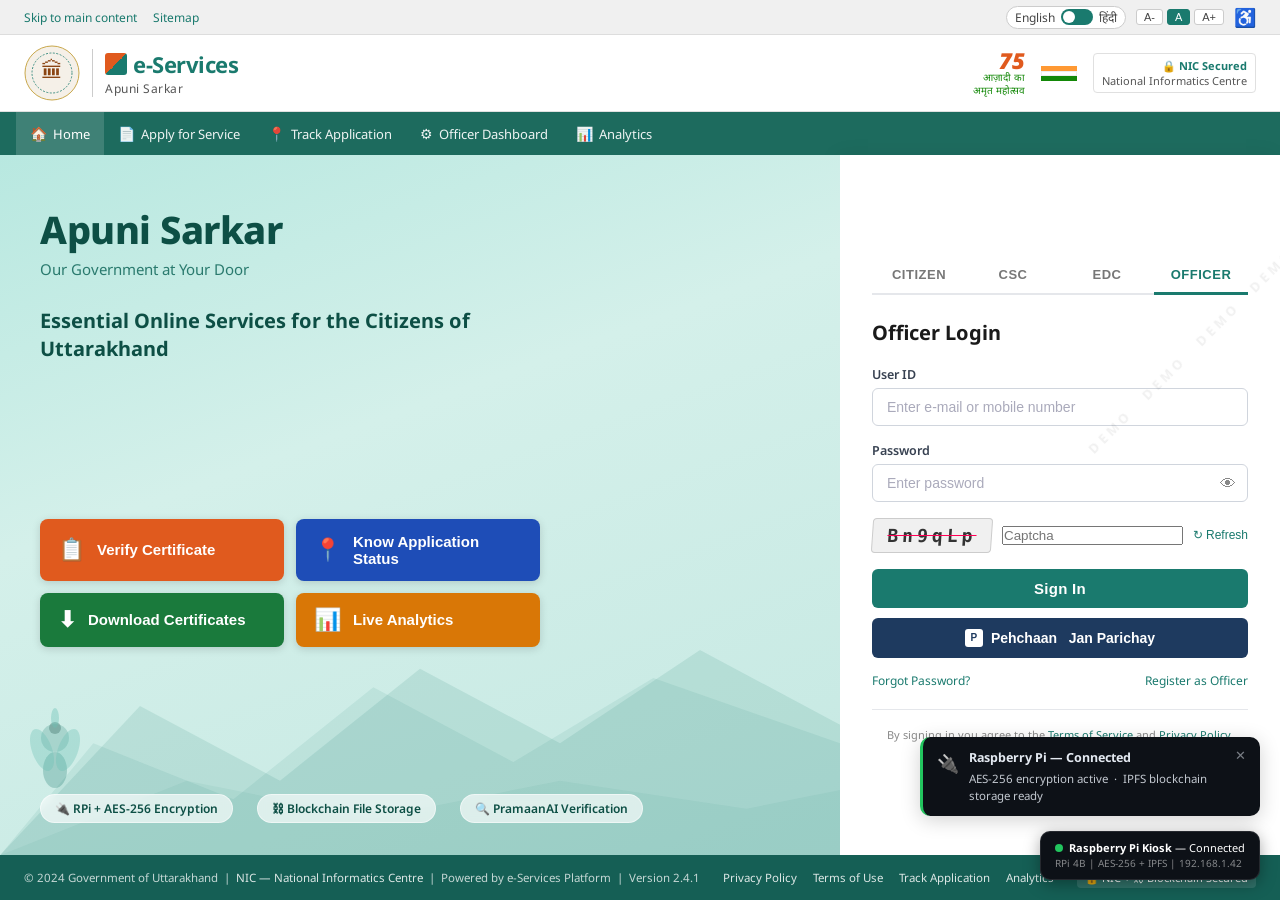
<file: index.html>
<!DOCTYPE html>
<html lang="en">
<head>
<meta charset="UTF-8"><meta name="viewport" content="width=device-width,initial-scale=1">
<title>e-Services | Apuni Sarkar — Government of Uttarakhand</title>
<link rel="preconnect" href="https://fonts.googleapis.com">
<link href="https://fonts.googleapis.com/css2?family=Noto+Sans:wght@400;600;700;800&display=swap" rel="stylesheet">
<link rel="stylesheet" href="css/main.css">
<link rel="stylesheet" href="css/login.css">
<link rel="stylesheet" href="css/toasts.css">
</head>
<body>

<div class="access-bar">
  <div><a href="#">Skip to main content</a><a href="#">Sitemap</a></div>
  <div class="access-right">
    <div class="lang-toggle"><span>English</span><div class="toggle-switch"></div><span>हिंदी</span></div>
    <div class="font-btns"><button>A-</button><button class="active">A</button><button>A+</button></div>
    <span class="access-icon" title="Accessibility options">♿</span>
  </div>
</div>

<header class="site-header">
  <div class="logo-group">
    <svg class="ashoka-emblem" viewBox="0 0 56 56" fill="none">
      <circle cx="28" cy="28" r="27" fill="#f5f0e8" stroke="#c9a84c" stroke-width="1"/>
      <circle cx="28" cy="28" r="20" fill="none" stroke="#1a7a6e" stroke-width="0.8" stroke-dasharray="2 1.5"/>
      <text x="28" y="33" font-size="22" text-anchor="middle" fill="#8b4513">🏛</text>
    </svg>
    <div class="logo-divider"></div>
    <div class="eservices-logo">
      <div class="brand-top"><div class="diamond"></div><span class="e-text">e-Services</span></div>
      <span class="sub-text">Apuni Sarkar</span>
    </div>
  </div>
  <div class="header-right">
    <div class="amrit-badge">
      <div class="badge-num" style="color:#e05a1e;font-style:italic;font-size:22px;">75</div>
      <div class="badge-text" style="color:#138808;font-size:10px;">आज़ादी का<br>अमृत महोत्सव</div>
    </div>
    <div class="tricolor-flag">
      <span style="height:5px;background:#FF9933;display:block;"></span>
      <span style="height:5px;background:#fff;border:1px solid #eee;display:block;"></span>
      <span style="height:5px;background:#138808;display:block;"></span>
    </div>
    <div style="font-size:11px;color:#555;text-align:right;padding:4px 8px;border:1px solid #e0e0e0;border-radius:4px;">
      <div style="font-weight:700;color:#1a7a6e;">🔒 NIC Secured</div>
      <div>National Informatics Centre</div>
    </div>
  </div>
</header>

<nav class="main-nav">
  <ul>
    <li><a href="index.html" class="active"><span class="nav-icon">🏠</span> Home</a></li>
    <li><a href="citizen.html"><span class="nav-icon">📄</span> Apply for Service</a></li>
    <li><a href="tracking.html"><span class="nav-icon">📍</span> Track Application</a></li>
    <li><a href="officer.html"><span class="nav-icon">⚙</span> Officer Dashboard</a></li>
    <li><a href="analytics.html"><span class="nav-icon">📊</span> Analytics</a></li>
  </ul>
</nav>

<div class="login-body page-body">

  <section class="hero-section">
    <svg class="mountains" viewBox="0 0 900 280" preserveAspectRatio="xMidYMax slice">
      <polygon points="0,280 150,120 300,200 450,80 600,160 750,60 900,140 900,280" fill="rgba(26,122,110,0.12)"/>
      <polygon points="0,280 100,160 250,220 400,100 550,180 700,90 900,160 900,280" fill="rgba(26,122,110,0.09)"/>
      <polygon points="0,280 200,200 400,240 600,200 800,230 900,210 900,280" fill="rgba(26,122,110,0.06)"/>
    </svg>
    <div class="peacock-wrap">
      <svg width="70" height="90" viewBox="0 0 70 90">
        <ellipse cx="35" cy="70" rx="12" ry="18" fill="#1a7a6e" opacity="0.5"/>
        <circle cx="35" cy="38" r="14" fill="#1a7a6e" opacity="0.4"/>
        <circle cx="35" cy="28" r="6" fill="#0d4f45" opacity="0.6"/>
        <ellipse cx="22" cy="50" rx="10" ry="22" fill="#1a9e8c" opacity="0.35" transform="rotate(-20 22 50)"/>
        <ellipse cx="48" cy="50" rx="10" ry="22" fill="#1a9e8c" opacity="0.35" transform="rotate(20 48 50)"/>
        <ellipse cx="35" cy="18" rx="4" ry="10" fill="#1a9e8c" opacity="0.4"/>
      </svg>
    </div>
    <div class="hero-content">
      <h1>Apuni Sarkar</h1>
      <p class="tagline">Our Government at Your Door</p>
      <h2>Essential Online Services for the Citizens of Uttarakhand</h2>
    </div>
    <div class="service-grid">
      <button class="svc-btn orange" onclick="location.href='citizen.html'">
        <span class="svc-icon">📋</span><span>Verify Certificate</span>
      </button>
      <button class="svc-btn blue" onclick="location.href='tracking.html'">
        <span class="svc-icon">📍</span><span>Know Application Status</span>
      </button>
      <button class="svc-btn green" onclick="location.href='citizen.html'">
        <span class="svc-icon">⬇</span><span>Download Certificates</span>
      </button>
      <button class="svc-btn amber" onclick="location.href='analytics.html'">
        <span class="svc-icon">📊</span><span>Live Analytics</span>
      </button>
    </div>
    <div class="stats-row" style="margin-top:24px;">
      <span class="stat-pill">🔌 RPi + AES-256 Encryption</span>
      <span class="stat-pill">⛓ Blockchain File Storage</span>
      <span class="stat-pill">🔍 PramaanAI Verification</span>
    </div>
  </section>

  <section class="login-section">
    <div class="login-tabs">
      <button class="tab-btn" data-tab="citizen">CITIZEN</button>
      <button class="tab-btn" data-tab="csc">CSC</button>
      <button class="tab-btn" data-tab="edc">EDC</button>
      <button class="tab-btn active" data-tab="officer">OFFICER</button>
    </div>

    <div class="login-panel active" id="panel-officer">
      <h3>Officer Login</h3>
      <div class="form-group">
        <label>User ID</label>
        <input type="text" placeholder="Enter e-mail or mobile number">
      </div>
      <div class="form-group">
        <label>Password</label>
        <div class="pw-wrap">
          <input type="password" placeholder="Enter password">
          <span class="pw-eye">👁</span>
        </div>
      </div>
      <div class="captcha-row">
        <div class="captcha-img">kpa4sg</div>
        <input type="text" placeholder="Captcha">
        <button class="refresh-btn">↻ Refresh</button>
      </div>
      <button class="btn-signin">Sign In</button>
      <button class="btn-parichay">
        <span class="p-logo">P</span>Pehchaan &nbsp; Jan Parichay
      </button>
      <div class="login-links">
        <a href="#">Forgot Password?</a><a href="#">Register as Officer</a>
      </div>
    </div>

    <div class="login-panel" id="panel-citizen">
      <h3>Citizen Login</h3>
      <div class="form-group">
        <label>Mobile Number / Aadhaar</label>
        <input type="text" placeholder="Enter mobile number">
      </div>
      <div class="form-group">
        <label>Password / OTP</label>
        <div class="pw-wrap">
          <input type="password" placeholder="Enter password or OTP">
          <span class="pw-eye">👁</span>
        </div>
      </div>
      <div class="captcha-row">
        <div class="captcha-img">Xm7wR2</div>
        <input type="text" placeholder="Captcha">
        <button class="refresh-btn">↻ Refresh</button>
      </div>
      <button class="btn-signin" onclick="location.href='citizen.html'">Sign In</button>
      <button class="btn-parichay"><span class="p-logo">P</span> Pehchaan &nbsp; Jan Parichay</button>
      <div class="login-links">
        <a href="citizen.html">New Application →</a><a href="#">Register</a>
      </div>
    </div>

    <div class="login-panel" id="panel-csc">
      <h3>CSC Login</h3>
      <p style="font-size:13px;color:#666;margin-bottom:16px;">Common Service Centre operators login here to submit applications on behalf of citizens.</p>
      <div class="form-group"><label>CSC ID</label><input type="text" placeholder="Enter your CSC operator ID"></div>
      <div class="form-group"><label>Password</label><div class="pw-wrap"><input type="password" placeholder="Enter password"><span class="pw-eye">👁</span></div></div>
      <button class="btn-signin">Sign In</button>
    </div>

    <div class="login-panel" id="panel-edc">
      <h3>EDC Login</h3>
      <p style="font-size:13px;color:#666;margin-bottom:16px;">E-District Centre operator login for district-level service delivery.</p>
      <div class="form-group"><label>EDC User ID</label><input type="text" placeholder="Enter EDC user ID"></div>
      <div class="form-group"><label>Password</label><div class="pw-wrap"><input type="password" placeholder="Enter password"><span class="pw-eye">👁</span></div></div>
      <button class="btn-signin">Sign In</button>
    </div>

    <div style="margin-top:20px;padding-top:16px;border-top:1px solid #e5e7eb;font-size:11px;color:#888;text-align:center;line-height:1.6;">
      By signing in you agree to the
      <a href="#" style="color:var(--teal);">Terms of Service</a> and
      <a href="#" style="color:var(--teal);">Privacy Policy</a>.<br>
      For assistance: <strong>1800-XXX-XXXX</strong> (Toll-free, 9AM–6PM)
    </div>
  </section>
</div>

<footer class="site-footer">
  <div>© 2024 Government of Uttarakhand &nbsp;|&nbsp; <a href="#">NIC — National Informatics Centre</a> &nbsp;|&nbsp; Powered by e-Services Platform &nbsp;|&nbsp; Version 2.4.1</div>
  <div class="footer-links">
    <a href="#">Privacy Policy</a><a href="#">Terms of Use</a>
    <a href="tracking.html">Track Application</a><a href="analytics.html">Analytics</a>
  </div>
  <div class="nic-badge">🔒 NIC + ⛓ Blockchain Secured</div>
</footer>

<div class="pi-badge">
  <span class="pi-dot"></span><strong>Raspberry Pi Kiosk</strong> — Connected
  <span class="pi-sub">RPi 4B | AES-256 + IPFS | 192.168.1.42</span>
</div>
<div class="demo-watermark">DEMO &nbsp; DEMO &nbsp; DEMO &nbsp; DEMO</div>
<div id="toast-container"></div>

<script src="js/main.js"></script>
<script src="js/db.js"></script>
<script src="js/notifications.js"></script>
</body>
</html>
</file>
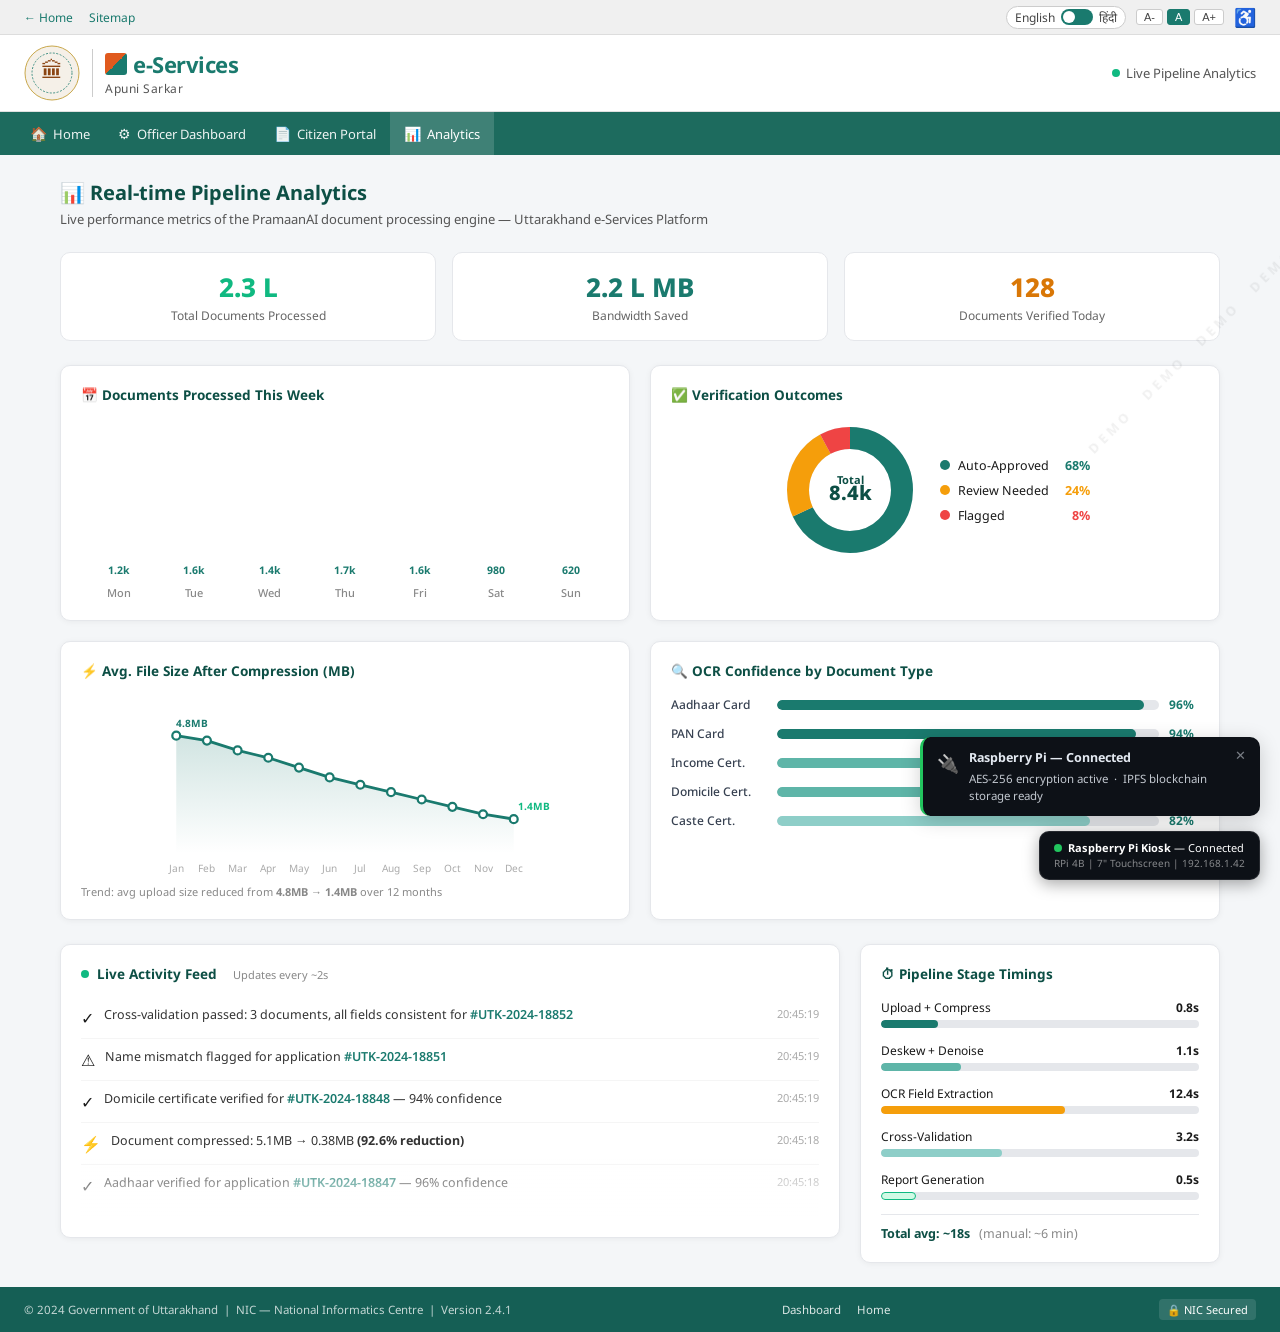
<file: analytics.html>
<!DOCTYPE html>
<html lang="en">
<head>
<meta charset="UTF-8"><meta name="viewport" content="width=device-width,initial-scale=1">
<title>Pipeline Analytics — Apuni Sarkar</title>
<link rel="preconnect" href="https://fonts.googleapis.com">
<link href="https://fonts.googleapis.com/css2?family=Noto+Sans:wght@400;600;700;800&display=swap" rel="stylesheet">
<link rel="stylesheet" href="css/main.css">
<link rel="stylesheet" href="css/analytics.css">
<link rel="stylesheet" href="css/toasts.css">
</head>
<body>

<div class="access-bar">
  <div><a href="index.html">← Home</a><a href="#">Sitemap</a></div>
  <div class="access-right">
    <div class="lang-toggle"><span>English</span><div class="toggle-switch"></div><span>हिंदी</span></div>
    <div class="font-btns"><button>A-</button><button class="active">A</button><button>A+</button></div>
    <span class="access-icon">♿</span>
  </div>
</div>

<header class="site-header">
  <div class="logo-group">
    <svg class="ashoka-emblem" viewBox="0 0 56 56"><circle cx="28" cy="28" r="27" fill="#f5f0e8" stroke="#c9a84c" stroke-width="1"/><circle cx="28" cy="28" r="20" fill="none" stroke="#1a7a6e" stroke-width="0.8" stroke-dasharray="2 1.5"/><text x="28" y="33" font-size="22" text-anchor="middle" fill="#8b4513">🏛</text></svg>
    <div class="logo-divider"></div>
    <div class="eservices-logo">
      <div class="brand-top"><div class="diamond"></div><span class="e-text">e-Services</span></div>
      <span class="sub-text">Apuni Sarkar</span>
    </div>
  </div>
  <div class="header-right" style="font-size:13px;color:#555;">
    <span style="display:flex;align-items:center;gap:6px;">
      <span style="width:8px;height:8px;background:#10b981;border-radius:50%;display:inline-block;animation:pulse-dot 1.5s infinite;"></span>
      Live Pipeline Analytics
    </span>
  </div>
</header>

<nav class="main-nav">
  <ul>
    <li><a href="index.html"><span class="nav-icon">🏠</span> Home</a></li>
    <li><a href="officer.html"><span class="nav-icon">⚙</span> Officer Dashboard</a></li>
    <li><a href="citizen.html"><span class="nav-icon">📄</span> Citizen Portal</a></li>
    <li><a href="analytics.html" class="active"><span class="nav-icon">📊</span> Analytics</a></li>
  </ul>
</nav>

<div class="page-body">
<div class="analytics-wrap">

  <h2>📊 Real-time Pipeline Analytics</h2>
  <p class="page-sub">Live performance metrics of the PramaanAI document processing engine — Uttarakhand e-Services Platform</p>

  <div class="summary-row" style="margin-bottom:24px;">
    <div class="summary-card green">
      <div class="s-num live-counter" id="counter-docs">0</div>
      <div class="s-label">Total Documents Processed</div>
    </div>
    <div class="summary-card teal">
      <div class="s-num live-counter" id="counter-saved">0<span style="font-size:14px;font-weight:600;"> MB</span></div>
      <div class="s-label">Bandwidth Saved</div>
    </div>
    <div class="summary-card amber">
      <div class="s-num live-counter" id="counter-today">0</div>
      <div class="s-label">Documents Verified Today</div>
    </div>
  </div>

  <!-- 4 charts -->
  <div class="charts-grid">

    <!-- Bar chart: weekly documents -->
    <div class="chart-card">
      <h4>📅 Documents Processed This Week</h4>
      <div class="bar-chart" id="bar-chart">
        <!-- Built by analytics.js -->
      </div>
    </div>

    <!-- Donut: verification outcomes -->
    <div class="chart-card">
      <h4>✅ Verification Outcomes</h4>
      <div class="donut-wrap">
        <svg id="donut-svg" class="donut-svg" viewBox="0 0 140 140"></svg>
        <div class="donut-legend" id="donut-legend"></div>
      </div>
    </div>

    <!-- Line chart: compression over time -->
    <div class="chart-card">
      <h4>⚡ Avg. File Size After Compression (MB)</h4>
      <div class="line-chart-wrap">
        <svg id="line-svg"></svg>
      </div>
      <div style="font-size:11px;color:#888;margin-top:8px;">
        Trend: avg upload size reduced from <strong>4.8MB → 1.4MB</strong> over 12 months
      </div>
    </div>

    <!-- Horizontal bar: OCR confidence by doc type -->
    <div class="chart-card">
      <h4>🔍 OCR Confidence by Document Type</h4>
      <div class="hbar-list" id="hbar-list">
        <!-- Built by analytics.js -->
      </div>
    </div>

  </div>

  <!-- Activity feed + summary -->
  <div style="display:grid;grid-template-columns:1fr 360px;gap:20px;align-items:start;">

    <div class="activity-section">
      <h4>
        <span class="live-dot"></span>
        Live Activity Feed
        <span style="font-size:11px;color:#888;font-weight:400;margin-left:8px;">Updates every ~2s</span>
      </h4>
      <div class="feed-list" id="feed-list">
        <!-- Populated by analytics.js -->
      </div>
    </div>

    <!-- Pipeline stage timing -->
    <div class="chart-card" style="margin:0;">
      <h4>⏱ Pipeline Stage Timings</h4>
      <div style="display:flex;flex-direction:column;gap:14px;margin-top:4px;">
        <div>
          <div style="display:flex;justify-content:space-between;font-size:12px;margin-bottom:4px;">
            <span>Upload + Compress</span><strong>0.8s</strong>
          </div>
          <div style="height:8px;background:#e5e7eb;border-radius:4px;overflow:hidden;">
            <div style="height:100%;width:18%;background:#1a7a6e;border-radius:4px;transition:width 1s;"></div>
          </div>
        </div>
        <div>
          <div style="display:flex;justify-content:space-between;font-size:12px;margin-bottom:4px;">
            <span>Deskew + Denoise</span><strong>1.1s</strong>
          </div>
          <div style="height:8px;background:#e5e7eb;border-radius:4px;overflow:hidden;">
            <div style="height:100%;width:25%;background:#5eb5a8;border-radius:4px;"></div>
          </div>
        </div>
        <div>
          <div style="display:flex;justify-content:space-between;font-size:12px;margin-bottom:4px;">
            <span>OCR Field Extraction</span><strong>12.4s</strong>
          </div>
          <div style="height:8px;background:#e5e7eb;border-radius:4px;overflow:hidden;">
            <div style="height:100%;width:58%;background:#f59e0b;border-radius:4px;"></div>
          </div>
        </div>
        <div>
          <div style="display:flex;justify-content:space-between;font-size:12px;margin-bottom:4px;">
            <span>Cross-Validation</span><strong>3.2s</strong>
          </div>
          <div style="height:8px;background:#e5e7eb;border-radius:4px;overflow:hidden;">
            <div style="height:100%;width:38%;background:#8ecec8;border-radius:4px;"></div>
          </div>
        </div>
        <div>
          <div style="display:flex;justify-content:space-between;font-size:12px;margin-bottom:4px;">
            <span>Report Generation</span><strong>0.5s</strong>
          </div>
          <div style="height:8px;background:#e5e7eb;border-radius:4px;overflow:hidden;">
            <div style="height:100%;width:11%;background:#d1fae5;border-radius:4px;border:1px solid #10b981;"></div>
          </div>
        </div>
        <div style="border-top:1px solid #e5e7eb;padding-top:10px;font-size:12.5px;color:#0d4f45;font-weight:700;">
          Total avg: ~18s &nbsp; <span style="color:#888;font-weight:400;">(manual: ~6 min)</span>
        </div>
      </div>
    </div>

  </div>

</div>
</div>

<footer class="site-footer">
  <div>© 2024 Government of Uttarakhand &nbsp;|&nbsp; NIC — National Informatics Centre &nbsp;|&nbsp; Version 2.4.1</div>
  <div class="footer-links"><a href="officer.html">Dashboard</a><a href="index.html">Home</a></div>
  <div class="nic-badge">🔒 NIC Secured</div>
</footer>

<div class="pi-badge">
  <span class="pi-dot"></span><strong>Raspberry Pi Kiosk</strong> — Connected
  <span class="pi-sub">RPi 4B | 7" Touchscreen | 192.168.1.42</span>
</div>
<div class="demo-watermark">DEMO &nbsp; DEMO &nbsp; DEMO &nbsp; DEMO</div>

<div id="toast-container"></div>
<script src="js/main.js"></script>
<script src="js/db.js"></script>
<script src="js/notifications.js"></script>
<script src="js/analytics.js"></script>
</body>
</html>
</file>
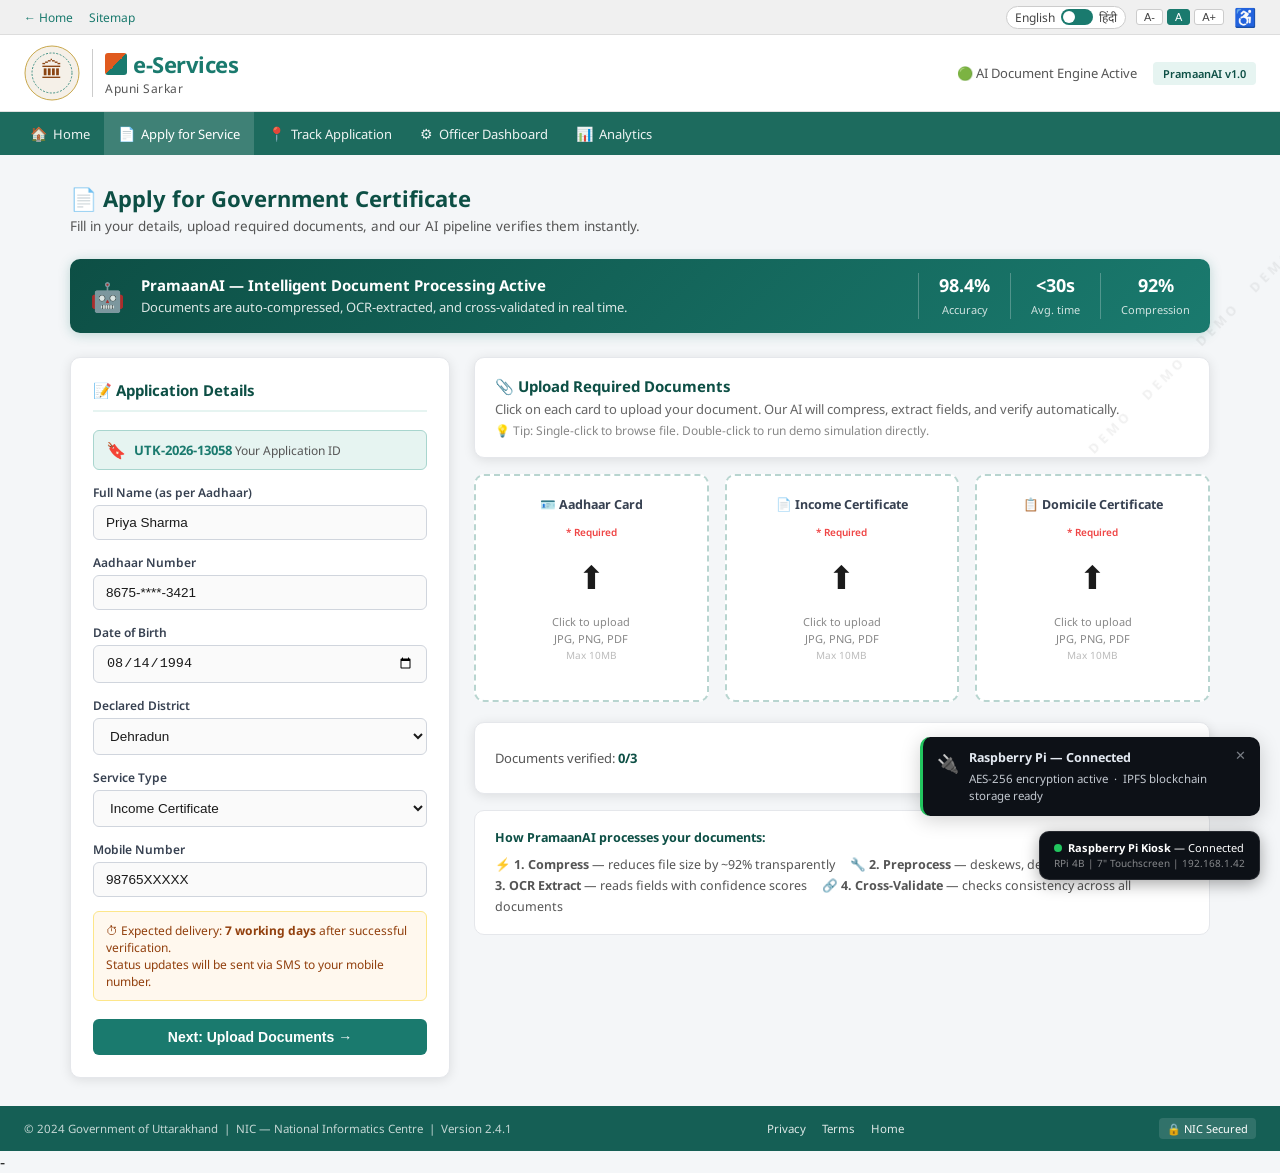
<file: citizen.html>
<!DOCTYPE html>
<html lang="en">
<head>
<meta charset="UTF-8"><meta name="viewport" content="width=device-width,initial-scale=1">
<title>Apply for Service — Apuni Sarkar</title>
<link rel="preconnect" href="https://fonts.googleapis.com">
<link href="https://fonts.googleapis.com/css2?family=Noto+Sans:wght@400;600;700;800&display=swap" rel="stylesheet">
<link rel="stylesheet" href="css/main.css">
<link rel="stylesheet" href="css/citizen.css">
<link rel="stylesheet" href="css/toasts.css">
<style>
.success-modal {
  position:fixed;inset:0;background:rgba(0,0,0,0.5);display:flex;
  align-items:center;justify-content:center;z-index:9990;
}
.success-modal.hidden { display:none; }
.modal-card {
  background:#fff;border-radius:14px;padding:36px 40px;text-align:center;
  max-width:420px;width:90%;box-shadow:0 20px 60px rgba(0,0,0,0.2);
}
.modal-card .success-icon { font-size:56px;margin-bottom:16px; }
.modal-card h3 { font-size:22px;font-weight:800;color:#0d4f45;margin-bottom:8px; }
.modal-card p { font-size:14px;color:#555;margin-bottom:6px; }
.modal-card .app-ref { font-size:18px;font-weight:700;color:var(--teal);font-family:monospace;
  background:var(--teal-light);padding:6px 16px;border-radius:6px;display:inline-block;margin:8px 0; }
.modal-card .days-note { font-size:13px;color:#888;margin-bottom:20px; }
.modal-back { width:100%;padding:12px;background:var(--teal);color:#fff;border:none;
  border-radius:var(--radius);font-size:15px;font-weight:700;cursor:pointer;margin-top:4px; }
</style>
</head>
<body>

<!-- Accessibility bar -->
<div class="access-bar">
  <div><a href="index.html">← Home</a><a href="#">Sitemap</a></div>
  <div class="access-right">
    <div class="lang-toggle"><span>English</span><div class="toggle-switch"></div><span>हिंदी</span></div>
    <div class="font-btns"><button>A-</button><button class="active">A</button><button>A+</button></div>
    <span class="access-icon">♿</span>
  </div>
</div>

<header class="site-header">
  <div class="logo-group">
    <svg class="ashoka-emblem" viewBox="0 0 56 56"><circle cx="28" cy="28" r="27" fill="#f5f0e8" stroke="#c9a84c" stroke-width="1"/><circle cx="28" cy="28" r="20" fill="none" stroke="#1a7a6e" stroke-width="0.8" stroke-dasharray="2 1.5"/><text x="28" y="33" font-size="22" text-anchor="middle" fill="#8b4513">🏛</text></svg>
    <div class="logo-divider"></div>
    <div class="eservices-logo">
      <div class="brand-top"><div class="diamond"></div><span class="e-text">e-Services</span></div>
      <span class="sub-text">Apuni Sarkar</span>
    </div>
  </div>
  <div class="header-right" style="font-size:13px;color:#555;">
    <span>🟢 AI Document Engine Active</span>
    <span style="font-size:11px;background:#e6f4f1;padding:4px 10px;border-radius:4px;color:#0d4f45;font-weight:600;">PramaanAI v1.0</span>
  </div>
</header>

<nav class="main-nav">
  <ul>
    <li><a href="index.html"><span class="nav-icon">🏠</span> Home</a></li>
    <li><a href="citizen.html" class="active"><span class="nav-icon">📄</span> Apply for Service</a></li>
    <li><a href="tracking.html"><span class="nav-icon">📍</span> Track Application</a></li>
    <li><a href="officer.html"><span class="nav-icon">⚙</span> Officer Dashboard</a></li>
    <li><a href="analytics.html"><span class="nav-icon">📊</span> Analytics</a></li>
  </ul>
</nav>

<div class="page-body">
<div class="citizen-wrap">

  <h2>📄 Apply for Government Certificate</h2>
  <p class="page-sub">Fill in your details, upload required documents, and our AI pipeline verifies them instantly.</p>

  <!-- AI banner -->
  <div class="ai-banner">
    <span class="ai-icon">🤖</span>
    <div>
      <strong>PramaanAI — Intelligent Document Processing Active</strong>
      <span>Documents are auto-compressed, OCR-extracted, and cross-validated in real time.</span>
    </div>
    <div class="ai-stats">
      <div><strong>98.4%</strong><span>Accuracy</span></div>
      <div><strong>&lt;30s</strong><span>Avg. time</span></div>
      <div><strong>92%</strong><span>Compression</span></div>
    </div>
  </div>

  <div class="citizen-layout">

    <!-- Application form -->
    <div class="app-form-card">
      <h3>📝 Application Details</h3>

      <div class="app-id-badge">
        <span style="font-size:16px;">🔖</span>
        <div>
          <strong id="app-id-val">UTK-2024-XXXXX</strong>
          <span>Your Application ID</span>
        </div>
      </div>

      <div class="form-field">
        <label>Full Name (as per Aadhaar)</label>
        <input type="text" placeholder="e.g. Priya Sharma" value="Priya Sharma">
      </div>
      <div class="form-field">
        <label>Aadhaar Number</label>
        <input type="text" placeholder="XXXX-XXXX-XXXX" maxlength="14" value="8675-****-3421">
      </div>
      <div class="form-field">
        <label>Date of Birth</label>
        <input type="date" value="1994-08-14">
      </div>
      <div class="form-field">
        <label>Declared District</label>
        <select>
          <option value="">-- Select District --</option>
          <option selected>Dehradun</option>
          <option>Haridwar</option><option>Nainital</option><option>Almora</option>
          <option>Pithoragarh</option><option>Tehri Garhwal</option>
          <option>Pauri Garhwal</option><option>Chamoli</option>
          <option>Rudraprayag</option><option>Uttarkashi</option>
          <option>Champawat</option><option>Bageshwar</option>
          <option>Udham Singh Nagar</option>
        </select>
      </div>
      <div class="form-field">
        <label>Service Type</label>
        <select>
          <option>Income Certificate</option>
          <option>Domicile Certificate</option>
          <option>Caste Certificate</option>
          <option>PAN Verification</option>
          <option>Scholarship Application</option>
        </select>
      </div>
      <div class="form-field">
        <label>Mobile Number</label>
        <input type="tel" placeholder="10-digit mobile number" value="98765XXXXX">
      </div>

      <div class="service-info">
        ⏱ Expected delivery: <strong>7 working days</strong> after successful verification.<br>
        Status updates will be sent via SMS to your mobile number.
      </div>

      <button class="btn btn-teal" style="width:100%;margin-top:4px;" onclick="document.querySelector('.upload-section-head').scrollIntoView({behavior:'smooth'})">
        Next: Upload Documents →
      </button>
    </div>

    <!-- Upload section -->
    <div>
      <div class="upload-section-head">
        <h3>📎 Upload Required Documents</h3>
        <p>Click on each card to upload your document. Our AI will compress, extract fields, and verify automatically.</p>
        <p style="font-size:12px;color:#888;margin-top:4px;">💡 Tip: Single-click to browse file. Double-click to run demo simulation directly.</p>
      </div>

      <div class="upload-card-grid">

        <!-- Aadhaar card -->
        <div class="upload-card" data-doc="aadhaar">
          <input type="file" accept="image/*,.pdf">
          <div class="doc-type">🪪 Aadhaar Card</div>
          <div class="doc-required">* Required</div>
          <div class="upload-icon">⬆</div>
          <div class="upload-hint">Click to upload<br>JPG, PNG, PDF<br><span style="font-size:10px;color:#bbb;">Max 10MB</span></div>
          <div class="upload-status"></div>
        </div>

        <!-- Income certificate -->
        <div class="upload-card" data-doc="income">
          <input type="file" accept="image/*,.pdf">
          <div class="doc-type">📄 Income Certificate</div>
          <div class="doc-required">* Required</div>
          <div class="upload-icon">⬆</div>
          <div class="upload-hint">Click to upload<br>JPG, PNG, PDF<br><span style="font-size:10px;color:#bbb;">Max 10MB</span></div>
          <div class="upload-status"></div>
        </div>

        <!-- Domicile certificate -->
        <div class="upload-card" data-doc="domicile">
          <input type="file" accept="image/*,.pdf">
          <div class="doc-type">📋 Domicile Certificate</div>
          <div class="doc-required">* Required</div>
          <div class="upload-icon">⬆</div>
          <div class="upload-hint">Click to upload<br>JPG, PNG, PDF<br><span style="font-size:10px;color:#bbb;">Max 10MB</span></div>
          <div class="upload-status"></div>
        </div>

      </div>

      <!-- Submit bar -->
      <div class="submit-bar">
        <div class="submit-note">
          Documents verified: <strong id="submit-note">0/3</strong>
        </div>
        <button class="btn-submit" id="btn-submit">
          Submit Application ➜
        </button>
      </div>

      <!-- Process info -->
      <div style="background:#fff;border-radius:10px;border:1px solid #e5e7eb;padding:16px 20px;margin-top:16px;font-size:12.5px;color:#555;line-height:1.7;">
        <strong style="color:#0d4f45;display:block;margin-bottom:6px;">How PramaanAI processes your documents:</strong>
        <span style="margin-right:12px;">⚡ <strong>1. Compress</strong> — reduces file size by ~92% transparently</span>
        <span style="margin-right:12px;">🔧 <strong>2. Preprocess</strong> — deskews, denoises, normalizes</span>
        <span style="margin-right:12px;">🔍 <strong>3. OCR Extract</strong> — reads fields with confidence scores</span>
        <span>🔗 <strong>4. Cross-Validate</strong> — checks consistency across all documents</span>
      </div>
    </div>
  </div>
</div>
</div>

<!-- Success modal -->
<div class="success-modal hidden" id="success-modal">
  <div class="modal-card">
    <div class="success-icon">✅</div>
    <h3>Application Submitted!</h3>
    <p>Your documents have been verified and your application is now under review.</p>
    <div class="app-ref" id="success-app-id">UTK-2024-18847</div>
    <p class="days-note">⏱ Expected delivery: <strong>7 working days</strong><br>Track status via SMS or the portal.</p>
    <button class="modal-back" onclick="location.href='tracking.html?id='+document.getElementById('success-app-id').textContent" style="margin-bottom:8px;">📍 Track My Application</button>
    <button class="modal-back" id="modal-close" style="background:#555;">← Back to Home</button>
  </div>
</div>

<footer class="site-footer">
  <div>© 2024 Government of Uttarakhand &nbsp;|&nbsp; NIC — National Informatics Centre &nbsp;|&nbsp; Version 2.4.1</div>
  <div class="footer-links"><a href="#">Privacy</a><a href="#">Terms</a><a href="index.html">Home</a></div>
  <div class="nic-badge">🔒 NIC Secured</div>
</footer>

<div class="pi-badge">
  <span class="pi-dot"></span><strong>Raspberry Pi Kiosk</strong> — Connected
  <span class="pi-sub">RPi 4B | 7" Touchscreen | 192.168.1.42</span>
</div>
<div class="demo-watermark">DEMO &nbsp; DEMO &nbsp; DEMO &nbsp; DEMO</div>

<div id="toast-container"></div>
<script src="js/main.js"></script>
<script src="js/db.js"></script>
<script src="js/notifications.js"></script>
<script src="js/upload.js"></script>
<script>
  // Keep success modal app ID in sync
  document.addEventListener('DOMContentLoaded', () => {
    const v = document.getElementById('app-id-val')?.textContent;
    if (v) { const el = document.getElementById('success-app-id'); if(el) el.textContent = v; }
  });
</script>
</body>
</html>-
</file>
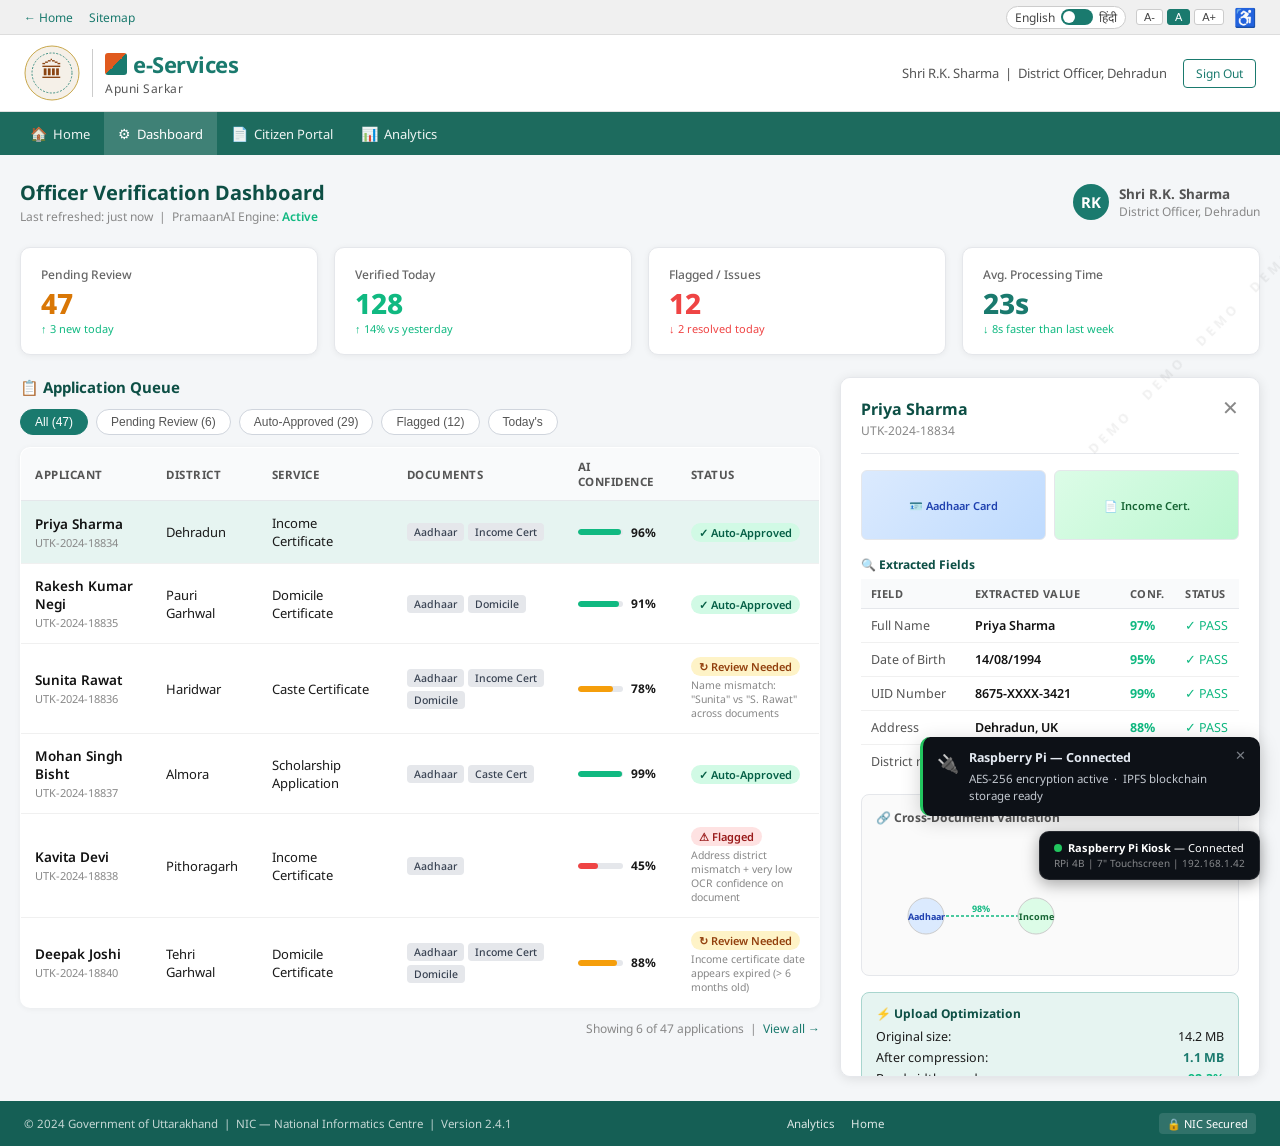
<file: officer.html>
<!DOCTYPE html>
<html lang="en">
<head>
<meta charset="UTF-8"><meta name="viewport" content="width=device-width,initial-scale=1">
<title>Officer Dashboard — Apuni Sarkar</title>
<link rel="preconnect" href="https://fonts.googleapis.com">
<link href="https://fonts.googleapis.com/css2?family=Noto+Sans:wght@400;600;700;800&display=swap" rel="stylesheet">
<link rel="stylesheet" href="css/main.css">
<link rel="stylesheet" href="css/officer.css">
<link rel="stylesheet" href="css/toasts.css">
</head>
<body>

<div class="access-bar">
  <div><a href="index.html">← Home</a><a href="#">Sitemap</a></div>
  <div class="access-right">
    <div class="lang-toggle"><span>English</span><div class="toggle-switch"></div><span>हिंदी</span></div>
    <div class="font-btns"><button>A-</button><button class="active">A</button><button>A+</button></div>
    <span class="access-icon">♿</span>
  </div>
</div>

<header class="site-header">
  <div class="logo-group">
    <svg class="ashoka-emblem" viewBox="0 0 56 56"><circle cx="28" cy="28" r="27" fill="#f5f0e8" stroke="#c9a84c" stroke-width="1"/><circle cx="28" cy="28" r="20" fill="none" stroke="#1a7a6e" stroke-width="0.8" stroke-dasharray="2 1.5"/><text x="28" y="33" font-size="22" text-anchor="middle" fill="#8b4513">🏛</text></svg>
    <div class="logo-divider"></div>
    <div class="eservices-logo">
      <div class="brand-top"><div class="diamond"></div><span class="e-text">e-Services</span></div>
      <span class="sub-text">Apuni Sarkar</span>
    </div>
  </div>
  <div class="header-right">
    <span style="font-size:13px;color:#555;">Shri R.K. Sharma &nbsp;|&nbsp; District Officer, Dehradun</span>
    <a href="index.html" style="font-size:12px;color:var(--teal);border:1px solid var(--teal);padding:5px 12px;border-radius:4px;">Sign Out</a>
  </div>
</header>

<nav class="main-nav">
  <ul>
    <li><a href="index.html"><span class="nav-icon">🏠</span> Home</a></li>
    <li><a href="officer.html" class="active"><span class="nav-icon">⚙</span> Dashboard</a></li>
    <li><a href="citizen.html"><span class="nav-icon">📄</span> Citizen Portal</a></li>
    <li><a href="analytics.html"><span class="nav-icon">📊</span> Analytics</a></li>

  </ul>
</nav>

<div class="page-body">
<div class="officer-wrap">

  <div class="officer-topbar">
    <div>
      <h2>Officer Verification Dashboard</h2>
      <div style="font-size:12px;color:#888;margin-top:2px;">Last refreshed: just now &nbsp;|&nbsp; PramaanAI Engine: <span style="color:#10b981;font-weight:600;">Active</span></div>
    </div>
    <div class="officer-info">
      <div class="officer-avatar">RK</div>
      <div>
        <div style="font-weight:700;font-size:13.5px;">Shri R.K. Sharma</div>
        <div style="font-size:12px;color:#888;">District Officer, Dehradun</div>
      </div>
    </div>
  </div>

  <!-- KPI cards -->
  <div class="kpi-row">
    <div class="kpi-card k-pending">
      <div class="kpi-label">Pending Review</div>
      <div class="kpi-num">47</div>
      <div class="kpi-trend up">↑ 3 new today</div>
    </div>
    <div class="kpi-card k-verified">
      <div class="kpi-label">Verified Today</div>
      <div class="kpi-num">128</div>
      <div class="kpi-trend up">↑ 14% vs yesterday</div>
    </div>
    <div class="kpi-card k-flagged">
      <div class="kpi-label">Flagged / Issues</div>
      <div class="kpi-num">12</div>
      <div class="kpi-trend down">↓ 2 resolved today</div>
    </div>
    <div class="kpi-card k-time">
      <div class="kpi-label">Avg. Processing Time</div>
      <div class="kpi-num">23s</div>
      <div class="kpi-trend up">↓ 8s faster than last week</div>
    </div>
  </div>

  <div class="dashboard-layout">

    <!-- Application queue -->
    <div class="queue-section">
      <h3>📋 Application Queue</h3>
      <div class="queue-filters">
        <button class="filter-btn active">All (47)</button>
        <button class="filter-btn">Pending Review (6)</button>
        <button class="filter-btn">Auto-Approved (29)</button>
        <button class="filter-btn">Flagged (12)</button>
        <button class="filter-btn">Today's</button>
      </div>

      <table class="app-table">
        <thead>
          <tr>
            <th>Applicant</th>
            <th>District</th>
            <th>Service</th>
            <th>Documents</th>
            <th>AI Confidence</th>
            <th>Status</th>
          </tr>
        </thead>
        <tbody id="app-tbody">
          <!-- Populated by officer.js -->
        </tbody>
      </table>

      <div style="padding:12px 0;font-size:12px;color:#888;text-align:right;">
        Showing 6 of 47 applications &nbsp;|&nbsp;
        <a href="#" style="color:var(--teal);">View all →</a>
      </div>
    </div>

    <!-- Detail panel -->
    <div class="detail-panel" id="detail-panel">
      <div class="panel-header">
        <div>
          <h4 id="d-name">—</h4>
          <div style="font-size:12px;color:#888;margin-top:2px;" id="d-id">—</div>
        </div>
        <button class="close-btn" id="close-panel">✕</button>
      </div>

      <!-- Doc thumbnails -->
      <div class="doc-thumbs" id="d-thumbs"></div>

      <!-- Extracted fields table -->
      <div style="font-size:12px;font-weight:700;color:#0d4f45;margin-bottom:6px;">🔍 Extracted Fields</div>
      <table class="fields-table">
        <thead><tr><th>Field</th><th>Extracted Value</th><th>Conf.</th><th>Status</th></tr></thead>
        <tbody id="d-fields"></tbody>
      </table>

      <!-- Validation graph -->
      <div class="validation-graph">
        <h5>🔗 Cross-Document Validation</h5>
        <div id="d-graph"></div>
      </div>

      <!-- Compression stats -->
      <div class="compression-stat">
        <div style="font-size:12px;font-weight:700;color:#0d4f45;margin-bottom:6px;">⚡ Upload Optimization</div>
        <div class="cs-row"><span>Original size:</span><span id="d-orig">—</span></div>
        <div class="cs-row"><span>After compression:</span><strong id="d-opt">—</strong></div>
        <div class="cs-row"><span>Bandwidth saved:</span><strong style="color:#10b981;" id="d-saved">—</strong></div>
      </div>

      <!-- Actions -->
      <div class="action-btns">
        <button class="btn-approve" onclick="this.textContent='✓ Approved';this.style.background='#059669'">Approve</button>
        <button class="btn-clarify" onclick="this.textContent='↻ Sent'">Request Info</button>
        <button class="btn-reject"  onclick="this.textContent='✗ Rejected';this.style.background='#dc2626'">Reject</button>
      </div>
    </div>

  </div>
</div>
</div>

<footer class="site-footer">
  <div>© 2024 Government of Uttarakhand &nbsp;|&nbsp; NIC — National Informatics Centre &nbsp;|&nbsp; Version 2.4.1</div>
  <div class="footer-links"><a href="analytics.html">Analytics</a><a href="index.html">Home</a></div>
  <div class="nic-badge">🔒 NIC Secured</div>
</footer>

<div class="pi-badge">
  <span class="pi-dot"></span><strong>Raspberry Pi Kiosk</strong> — Connected
  <span class="pi-sub">RPi 4B | 7" Touchscreen | 192.168.1.42</span>
</div>
<div class="demo-watermark">DEMO &nbsp; DEMO &nbsp; DEMO &nbsp; DEMO</div>

<div id="toast-container"></div>
<script src="js/main.js"></script>
<script src="js/db.js"></script>
<script src="js/notifications.js"></script>
<script src="js/officer.js"></script>
</body>
</html>
</file>
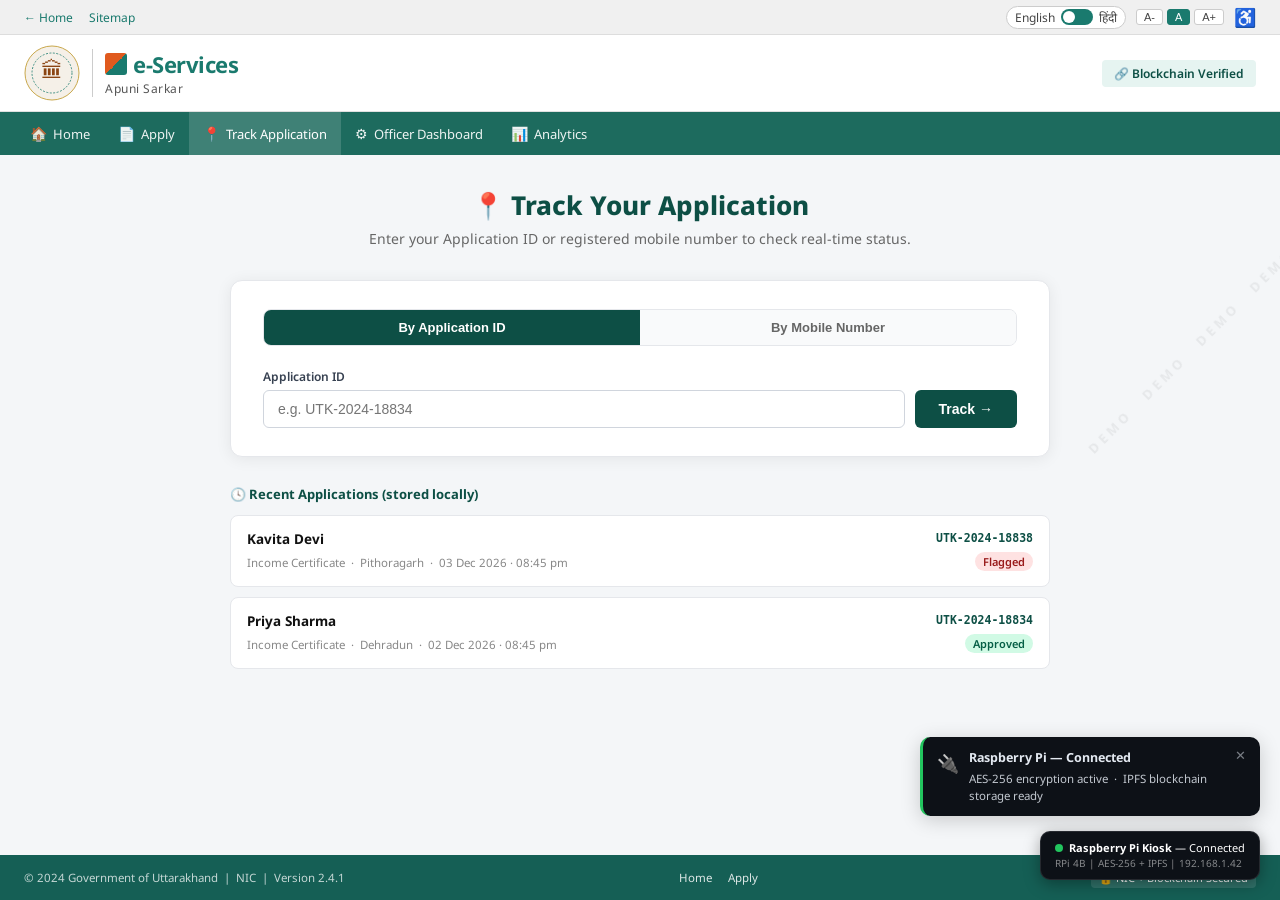
<file: tracking.html>
<!DOCTYPE html>
<html lang="en">
<head>
<meta charset="UTF-8"><meta name="viewport" content="width=device-width,initial-scale=1">
<title>Track Application — Apuni Sarkar</title>
<link rel="preconnect" href="https://fonts.googleapis.com">
<link href="https://fonts.googleapis.com/css2?family=Noto+Sans:wght@400;600;700;800&display=swap" rel="stylesheet">
<link rel="stylesheet" href="css/main.css">
<link rel="stylesheet" href="css/toasts.css">
<style>
.track-wrap {
  max-width: 860px; margin: 0 auto; padding: 32px 20px;
}
.track-hero {
  text-align: center; margin-bottom: 32px;
}
.track-hero h2 {
  font-size: 26px; font-weight: 800; color: #0d4f45; margin-bottom: 6px;
}
.track-hero p { font-size: 14px; color: #666; }

.search-card {
  background: #fff; border-radius: 12px; border: 1px solid #e5e7eb;
  padding: 28px 32px; box-shadow: 0 2px 16px rgba(0,0,0,0.07);
  margin-bottom: 28px;
}
.search-tabs {
  display: flex; gap: 0; margin-bottom: 22px;
  border: 1px solid #e5e7eb; border-radius: 8px; overflow: hidden;
}
.search-tab {
  flex: 1; padding: 10px; border: none; background: #f9fafb;
  font-size: 13px; font-weight: 600; cursor: pointer; color: #666;
  transition: all 0.15s;
}
.search-tab.active { background: #0d4f45; color: #fff; }
.search-panel { display: none; }
.search-panel.active { display: flex; gap: 10px; align-items: flex-end; }
.search-panel .form-field { flex: 1; margin: 0; }
.search-panel label { display: block; font-size: 12px; font-weight: 600; color: #374151; margin-bottom: 5px; }
.search-panel input {
  width: 100%; padding: 10px 14px; border: 1px solid #d0d5dd;
  border-radius: 6px; font-size: 14px; outline: none;
  transition: border-color 0.15s;
}
.search-panel input:focus { border-color: #0d4f45; box-shadow: 0 0 0 3px rgba(13,79,69,0.08); }
.btn-track {
  padding: 11px 24px; background: #0d4f45; color: #fff;
  border: none; border-radius: 6px; font-size: 14px; font-weight: 700;
  cursor: pointer; white-space: nowrap; flex-shrink: 0;
  transition: background 0.15s;
}
.btn-track:hover { background: #155f55; }

/* Result area */
.result-area { display: none; }
.result-area.visible { display: block; animation: fade-up 0.3s ease; }
@keyframes fade-up { from { opacity:0; transform: translateY(8px); } to { opacity:1; transform: translateY(0); } }

.app-result-card {
  background: #fff; border-radius: 12px; border: 1px solid #e5e7eb;
  overflow: hidden; box-shadow: 0 2px 16px rgba(0,0,0,0.07);
}
.result-header {
  background: linear-gradient(135deg, #0d4f45, #1a7a6e);
  color: #fff; padding: 20px 24px;
  display: flex; justify-content: space-between; align-items: flex-start;
  flex-wrap: wrap; gap: 12px;
}
.result-header h3 { font-size: 20px; font-weight: 800; margin-bottom: 2px; }
.result-header .app-id-tag {
  font-size: 12px; opacity: 0.8; font-family: monospace; letter-spacing: 0.5px;
}
.status-badge-lg {
  padding: 6px 16px; border-radius: 20px;
  font-size: 13px; font-weight: 700;
  background: rgba(255,255,255,0.2);
  color: #fff; border: 1.5px solid rgba(255,255,255,0.4);
}

.result-body { padding: 24px; }
.result-meta {
  display: grid; grid-template-columns: repeat(3, 1fr); gap: 16px;
  margin-bottom: 24px;
}
.meta-item .mi-label { font-size: 11px; font-weight: 700; color: #888; text-transform: uppercase; letter-spacing: 0.5px; margin-bottom: 4px; }
.meta-item .mi-val   { font-size: 14px; font-weight: 600; color: #1a1a1a; }

.section-title { font-size: 13px; font-weight: 700; color: #0d4f45; margin-bottom: 14px; display: flex; align-items: center; gap: 6px; }

/* Blockchain proof box */
.blockchain-proof {
  background: #1e1b4b; border-radius: 10px;
  padding: 16px 20px; margin-top: 20px;
  border: 1px solid #312e81;
}
.blockchain-proof .bp-title {
  color: #a5b4fc; font-size: 12px; font-weight: 700;
  text-transform: uppercase; letter-spacing: 0.8px; margin-bottom: 12px;
  display: flex; align-items: center; gap: 6px;
}
.bp-row {
  display: flex; justify-content: space-between; align-items: center;
  margin-bottom: 8px; font-size: 12px;
}
.bp-row:last-child { margin-bottom: 0; }
.bp-key { color: #94a3b8; }
.bp-val { color: #e0e7ff; font-family: monospace; font-size: 11px; }
.bp-val.green { color: #4ade80; }
.bp-val.purple { color: #a78bfa; }

/* Not found state */
.not-found {
  text-align: center; padding: 40px 20px;
  color: #888; font-size: 14px;
}
.not-found .nf-icon { font-size: 48px; margin-bottom: 12px; }
.not-found strong { display: block; color: #333; font-size: 16px; margin-bottom: 6px; }

/* Recent applications from DB */
.recent-list { display: flex; flex-direction: column; gap: 10px; }
.recent-item {
  background: #fff; border-radius: 8px; border: 1px solid #e5e7eb;
  padding: 14px 16px; display: flex; align-items: center;
  justify-content: space-between; cursor: pointer;
  transition: background 0.12s;
}
.recent-item:hover { background: #f0faf8; border-color: #a8d5ce; }
.ri-left h4 { font-size: 13.5px; font-weight: 700; color: #111; margin-bottom: 2px; }
.ri-left span { font-size: 11.5px; color: #888; }
.ri-right { text-align: right; }
.ri-id { font-size: 11.5px; font-family: monospace; color: #0d4f45; font-weight: 600; }

@media (max-width: 600px) {
  .result-meta { grid-template-columns: 1fr 1fr; }
  .search-card { padding: 20px; }
}
</style>
</head>
<body>

<div class="access-bar">
  <div><a href="index.html">← Home</a><a href="#">Sitemap</a></div>
  <div class="access-right">
    <div class="lang-toggle"><span>English</span><div class="toggle-switch"></div><span>हिंदी</span></div>
    <div class="font-btns"><button>A-</button><button class="active">A</button><button>A+</button></div>
    <span class="access-icon">♿</span>
  </div>
</div>

<header class="site-header">
  <div class="logo-group">
    <svg class="ashoka-emblem" viewBox="0 0 56 56"><circle cx="28" cy="28" r="27" fill="#f5f0e8" stroke="#c9a84c" stroke-width="1"/><circle cx="28" cy="28" r="20" fill="none" stroke="#1a7a6e" stroke-width="0.8" stroke-dasharray="2 1.5"/><text x="28" y="33" font-size="22" text-anchor="middle" fill="#8b4513">🏛</text></svg>
    <div class="logo-divider"></div>
    <div class="eservices-logo">
      <div class="brand-top"><div class="diamond"></div><span class="e-text">e-Services</span></div>
      <span class="sub-text">Apuni Sarkar</span>
    </div>
  </div>
  <div class="header-right" style="font-size:12px;color:#555;">
    <span style="background:#e6f4f1;padding:5px 12px;border-radius:4px;color:#0d4f45;font-weight:600;">🔗 Blockchain Verified</span>
  </div>
</header>

<nav class="main-nav">
  <ul>
    <li><a href="index.html"><span class="nav-icon">🏠</span> Home</a></li>
    <li><a href="citizen.html"><span class="nav-icon">📄</span> Apply</a></li>
    <li><a href="tracking.html" class="active"><span class="nav-icon">📍</span> Track Application</a></li>
    <li><a href="officer.html"><span class="nav-icon">⚙</span> Officer Dashboard</a></li>
    <li><a href="analytics.html"><span class="nav-icon">📊</span> Analytics</a></li>
  </ul>
</nav>

<div class="page-body">
<div class="track-wrap">

  <div class="track-hero">
    <h2>📍 Track Your Application</h2>
    <p>Enter your Application ID or registered mobile number to check real-time status.</p>
  </div>

  <div class="search-card">
    <div class="search-tabs">
      <button class="search-tab active" data-stab="appid">By Application ID</button>
      <button class="search-tab" data-stab="mobile">By Mobile Number</button>
    </div>

    <div class="search-panel active" id="stab-appid">
      <div class="form-field">
        <label>Application ID</label>
        <input type="text" id="input-appid" placeholder="e.g. UTK-2024-18834" spellcheck="false">
      </div>
      <button class="btn-track" id="btn-search-id">Track →</button>
    </div>

    <div class="search-panel" id="stab-mobile">
      <div class="form-field">
        <label>Registered Mobile Number</label>
        <input type="tel" id="input-mobile" placeholder="10-digit mobile number">
      </div>
      <button class="btn-track" id="btn-search-mobile">Track →</button>
    </div>
  </div>

  <!-- Result -->
  <div class="result-area" id="result-area">
    <div id="result-content"></div>
  </div>

  <!-- Recent from local DB -->
  <div id="recent-section">
    <div class="section-title" style="margin-bottom:12px;">🕓 Recent Applications (stored locally)</div>
    <div class="recent-list" id="recent-list"></div>
    <div id="no-recent" style="display:none;font-size:13px;color:#888;padding:12px 0;">
      No applications found. <a href="citizen.html" style="color:var(--teal);">Submit one →</a>
    </div>
  </div>

</div>
</div>

<footer class="site-footer">
  <div>© 2024 Government of Uttarakhand &nbsp;|&nbsp; NIC &nbsp;|&nbsp; Version 2.4.1</div>
  <div class="footer-links"><a href="index.html">Home</a><a href="citizen.html">Apply</a></div>
  <div class="nic-badge">🔒 NIC + Blockchain Secured</div>
</footer>

<div class="pi-badge">
  <span class="pi-dot"></span><strong>Raspberry Pi Kiosk</strong> — Connected
  <span class="pi-sub">RPi 4B | AES-256 + IPFS | 192.168.1.42</span>
</div>
<div class="demo-watermark">DEMO &nbsp; DEMO &nbsp; DEMO &nbsp; DEMO</div>
<div id="toast-container"></div>

<script src="js/main.js"></script>
<script src="js/db.js"></script>
<script src="js/notifications.js"></script>
<script>
const STATUS_LABELS = {
  submitted:  'Application Submitted',
  processing: 'AI Processing',
  verified:   'Documents Verified',
  approved:   'Approved',
  flagged:    'Flagged — Review Needed',
  rejected:   'Rejected',
  dispatched: 'Certificate Dispatched'
};

const STATUS_COLORS = {
  approved: '#10b981', flagged: '#ef4444',
  verified: '#1a7a6e', processing: '#f59e0b',
  submitted: '#6b7280', rejected: '#ef4444', dispatched: '#3b82f6'
};

function dotClass(s) {
  if (s === 'approved' || s === 'verified' || s === 'dispatched') return 'done';
  if (s === 'flagged' || s === 'rejected') return 'flagged';
  if (s === 'processing') return 'active';
  return '';
}

function fakeHash() {
  return '0x' + Array.from({length:16}, () => Math.floor(Math.random()*16).toString(16)).join('');
}

function fakeBlock() {
  return (4821000 + Math.floor(Math.random()*9999)).toLocaleString('en-IN');
}

function formatDateTime(iso) {
  const d = new Date(iso);
  return d.toLocaleDateString('en-IN', { day:'2-digit', month:'short', year:'numeric' })
       + ' · ' + d.toLocaleTimeString('en-IN', { hour:'2-digit', minute:'2-digit' });
}

function renderResult(app) {
  const color = STATUS_COLORS[app.status] || '#888';
  const timeline = (app.timeline || []).map(t => `
    <div class="tl-item">
      <div class="tl-dot ${dotClass(t.status)}"></div>
      <div class="tl-status">${STATUS_LABELS[t.status] || t.status}</div>
      <div class="tl-note">${t.note}</div>
      <div class="tl-time">${formatDateTime(t.ts)}</div>
    </div>`).join('');

  const confColor = app.confidence >= 90 ? '#10b981' : app.confidence >= 70 ? '#f59e0b' : '#ef4444';

  document.getElementById('result-content').innerHTML = `
    <div class="app-result-card">
      <div class="result-header">
        <div>
          <h3>${app.name}</h3>
          <div class="app-id-tag">${app.id}</div>
          <div style="font-size:12px;margin-top:4px;opacity:0.8;">
            ${app.service} &nbsp;·&nbsp; ${app.district}
          </div>
        </div>
        <span class="status-badge-lg" style="border-color:${color}40;background:${color}22;color:#fff;">
          ${STATUS_LABELS[app.status] || app.status}
        </span>
      </div>

      <div class="result-body">
        <div class="result-meta">
          <div class="meta-item">
            <div class="mi-label">Submitted</div>
            <div class="mi-val">${formatDateTime(app.submittedAt)}</div>
          </div>
          <div class="meta-item">
            <div class="mi-label">AI Confidence</div>
            <div class="mi-val" style="color:${confColor}">${app.confidence}%</div>
          </div>
          <div class="meta-item">
            <div class="mi-label">Expected Delivery</div>
            <div class="mi-val">${app.status === 'approved' ? '5–7 working days' : 'Pending review'}</div>
          </div>
        </div>

        <div class="section-title">📅 Application Timeline</div>
        <div class="timeline">${timeline}</div>

        <div class="blockchain-proof">
          <div class="bp-title">⛓ Blockchain Verification Proof</div>
          <div class="bp-row">
            <span class="bp-key">Document Hash</span>
            <span class="bp-val purple">${fakeHash()}</span>
          </div>
          <div class="bp-row">
            <span class="bp-key">Block Number</span>
            <span class="bp-val green">#${fakeBlock()}</span>
          </div>
          <div class="bp-row">
            <span class="bp-key">Network</span>
            <span class="bp-val">Ethereum Testnet (Sepolia)</span>
          </div>
          <div class="bp-row">
            <span class="bp-key">Encryption</span>
            <span class="bp-val green">AES-256-GCM ✓</span>
          </div>
          <div class="bp-row">
            <span class="bp-key">IPFS CID</span>
            <span class="bp-val purple">Qm${Math.random().toString(36).slice(2,12).toUpperCase()}…</span>
          </div>
          <div class="bp-row">
            <span class="bp-key">Raspberry Pi Node</span>
            <span class="bp-val green">192.168.1.42 — Online ●</span>
          </div>
        </div>
      </div>
    </div>`;

  document.getElementById('result-area').classList.add('visible');
  document.getElementById('recent-section').style.display = 'none';
}

function renderNotFound(query) {
  document.getElementById('result-content').innerHTML = `
    <div class="not-found">
      <div class="nf-icon">🔍</div>
      <strong>No application found</strong>
      <span>We couldn't find an application matching "<em>${query}</em>"</span>
      <div style="margin-top:16px;">
        <a href="citizen.html" style="color:var(--teal);font-weight:600;">Submit a new application →</a>
      </div>
    </div>`;
  document.getElementById('result-area').classList.add('visible');
}

function renderRecentList() {
  const all = PramaanDB.getAll();
  const list = document.getElementById('recent-list');
  const none = document.getElementById('no-recent');
  if (!all.length) { list.style.display='none'; none.style.display='block'; return; }
  list.innerHTML = all.slice(0,8).map(a => `
    <div class="recent-item" data-id="${a.id}">
      <div class="ri-left">
        <h4>${a.name}</h4>
        <span>${a.service} &nbsp;·&nbsp; ${a.district} &nbsp;·&nbsp; ${formatDateTime(a.submittedAt)}</span>
      </div>
      <div class="ri-right">
        <div class="ri-id">${a.id}</div>
        <div style="margin-top:4px;">${a.status === 'approved' ? '<span class="tag-green">Approved</span>' : a.status === 'flagged' ? '<span class="tag-red">Flagged</span>' : '<span class="tag-amber">Pending</span>'}</div>
      </div>
    </div>`).join('');

  list.querySelectorAll('.recent-item').forEach(el => {
    el.addEventListener('click', () => {
      const app = PramaanDB.findById(el.dataset.id);
      if (app) renderResult(app);
    });
  });
}

// Search handlers
function doSearchById() {
  const val = document.getElementById('input-appid').value.trim().toUpperCase();
  if (!val) return;
  const app = PramaanDB.findById(val);
  app ? renderResult(app) : renderNotFound(val);
}
function doSearchByMobile() {
  const val = document.getElementById('input-mobile').value.trim();
  if (!val) return;
  const apps = PramaanDB.findByMobile(val);
  apps.length ? renderResult(apps[0]) : renderNotFound(val);
}

document.getElementById('btn-search-id').addEventListener('click', doSearchById);
document.getElementById('btn-search-mobile').addEventListener('click', doSearchByMobile);
document.getElementById('input-appid').addEventListener('keydown', e => { if(e.key==='Enter') doSearchById(); });
document.getElementById('input-mobile').addEventListener('keydown', e => { if(e.key==='Enter') doSearchByMobile(); });

// Search tabs
document.querySelectorAll('.search-tab').forEach(btn => {
  btn.addEventListener('click', () => {
    document.querySelectorAll('.search-tab').forEach(b => b.classList.remove('active'));
    document.querySelectorAll('.search-panel').forEach(p => p.classList.remove('active'));
    btn.classList.add('active');
    document.getElementById('stab-' + btn.dataset.stab).classList.add('active');
  });
});

// Auto-search from URL param
document.addEventListener('DOMContentLoaded', () => {
  renderRecentList();
  const params = new URLSearchParams(window.location.search);
  const id = params.get('id');
  if (id) {
    document.getElementById('input-appid').value = id;
    doSearchById();
  }
});
</script>
</body>
</html>
</file>
<file: css/main.css>
/* ── Variables ─────────────────────────────────── */
:root {
  --teal:        #1a7a6e;
  --teal-dark:   #155f55;
  --teal-nav:    #1d6b5e;
  --teal-light:  #e6f4f1;
  --teal-bg:     #d0ece7;
  --orange:      #e05a1e;
  --blue:        #1e4db7;
  --green:       #1a7a3c;
  --amber:       #d97706;
  --text:        #1a1a1a;
  --text-muted:  #555;
  --border:      #d0d5dd;
  --white:       #ffffff;
  --shadow:      0 2px 12px rgba(0,0,0,0.10);
  --radius:      6px;
  --font:        'Noto Sans', 'Segoe UI', sans-serif;
}

*, *::before, *::after { box-sizing: border-box; margin: 0; padding: 0; }

body {
  font-family: var(--font);
  color: var(--text);
  background: #f4f6f8;
  min-height: 100vh;
  display: flex;
  flex-direction: column;
}

a { text-decoration: none; color: inherit; }

/* ── Accessibility bar ──────────────────────────── */
.access-bar {
  background: #f0f0f0;
  border-bottom: 1px solid #ddd;
  padding: 5px 24px;
  display: flex;
  justify-content: space-between;
  align-items: center;
  font-size: 12px;
  color: #444;
}
.access-bar a { color: var(--teal); margin-right: 16px; }
.access-bar a:hover { text-decoration: underline; }
.access-right { display: flex; align-items: center; gap: 10px; }
.lang-toggle {
  display: flex; align-items: center; gap: 6px;
  background: #fff; border: 1px solid #ccc;
  border-radius: 20px; padding: 2px 8px; font-size: 12px;
}
.toggle-switch {
  width: 32px; height: 16px; background: var(--teal);
  border-radius: 8px; position: relative; cursor: pointer;
}
.toggle-switch::after {
  content: ''; position: absolute; top: 2px; left: 2px;
  width: 12px; height: 12px; background: #fff;
  border-radius: 50%; transition: transform 0.2s;
}
.font-btns { display: flex; gap: 4px; }
.font-btns button {
  border: 1px solid #ccc; background: #fff; cursor: pointer;
  padding: 1px 7px; border-radius: 3px; font-size: 11px; color: #444;
}
.font-btns button.active { background: var(--teal); color: #fff; border-color: var(--teal); }
.access-icon { font-size: 18px; color: var(--teal); cursor: pointer; }

/* ── Site header ────────────────────────────────── */
.site-header {
  background: var(--white);
  border-bottom: 1px solid #e0e0e0;
  padding: 10px 24px;
  display: flex;
  justify-content: space-between;
  align-items: center;
}
.logo-group { display: flex; align-items: center; gap: 12px; }
.ashoka-emblem { width: 56px; height: 56px; }
.logo-divider { width: 1px; height: 48px; background: #ccc; }
.eservices-logo {
  display: flex; flex-direction: column; align-items: flex-start;
}
.eservices-logo .brand-top {
  display: flex; align-items: center; gap: 6px;
}
.eservices-logo .diamond {
  width: 22px; height: 22px; background: linear-gradient(135deg, #e05a1e 50%, #1a7a6e 50%);
  transform: rotate(0deg); border-radius: 3px;
  display: flex; align-items: center; justify-content: center;
}
.eservices-logo .e-text {
  font-size: 22px; font-weight: 700; color: var(--teal); letter-spacing: -0.5px;
}
.eservices-logo .sub-text {
  font-size: 12px; color: #555; margin-top: 1px; letter-spacing: 0.5px;
}
.header-right { display: flex; align-items: center; gap: 16px; }
.amrit-badge { text-align: right; }
.amrit-badge .badge-num {
  font-size: 28px; font-weight: 900; color: #e05a1e;
  line-height: 1; font-style: italic;
}
.amrit-badge .badge-text { font-size: 10px; color: #555; line-height: 1.3; }
.tricolor-flag { display: flex; flex-direction: column; width: 36px; }
.tricolor-flag span { height: 4px; }
.tricolor-flag .saffron { background: #FF9933; }
.tricolor-flag .white-stripe { background: #fff; border: 1px solid #ddd; }
.tricolor-flag .green-stripe { background: #138808; }

/* ── Navigation ─────────────────────────────────── */
.main-nav {
  background: var(--teal-nav);
  padding: 0 16px;
}
.main-nav ul {
  list-style: none; display: flex; align-items: center;
  gap: 0; overflow-x: auto;
}
.main-nav ul::-webkit-scrollbar { display: none; }
.main-nav li a {
  display: flex; align-items: center; gap: 6px;
  padding: 12px 14px; color: rgba(255,255,255,0.92);
  font-size: 13px; white-space: nowrap;
  transition: background 0.15s;
}
.main-nav li a:hover,
.main-nav li a.active { background: rgba(255,255,255,0.15); color: #fff; }
.main-nav li a .nav-icon { font-size: 14px; }

/* ── Page content wrapper ───────────────────────── */
.page-body { flex: 1; }

/* ── Footer ─────────────────────────────────────── */
.site-footer {
  background: var(--teal-dark);
  color: rgba(255,255,255,0.75);
  padding: 12px 24px;
  display: flex;
  justify-content: space-between;
  align-items: center;
  font-size: 11.5px;
  flex-wrap: wrap;
  gap: 8px;
}
.site-footer a { color: rgba(255,255,255,0.85); }
.site-footer a:hover { color: #fff; }
.footer-links { display: flex; gap: 16px; }
.nic-badge {
  display: flex; align-items: center; gap: 5px;
  background: rgba(255,255,255,0.12); border-radius: 4px;
  padding: 3px 8px; font-size: 11px; color: #fff;
}

/* ── Pi kiosk floating badge ────────────────────── */
.pi-badge {
  position: fixed; bottom: 20px; right: 20px;
  background: #0d1117; color: #fff;
  border-radius: 10px; padding: 8px 14px;
  font-size: 11px; box-shadow: 0 4px 16px rgba(0,0,0,0.35);
  z-index: 9999; line-height: 1.5;
  border: 1px solid rgba(255,255,255,0.1);
}
.pi-badge .pi-dot {
  display: inline-block; width: 8px; height: 8px;
  background: #22c55e; border-radius: 50%;
  margin-right: 6px; animation: pulse-dot 1.5s ease-in-out infinite;
}
.pi-badge .pi-sub { color: rgba(255,255,255,0.5); font-size: 10px; display: block; }
@keyframes pulse-dot {
  0%,100% { box-shadow: 0 0 0 0 rgba(34,197,94,0.5); }
  50% { box-shadow: 0 0 0 4px rgba(34,197,94,0); }
}

/* ── Demo watermark ─────────────────────────────── */
.demo-watermark {
  position: fixed; top: 38%; right: -52px;
  font-size: 13px; font-weight: 700; color: rgba(0,0,0,0.06);
  transform: rotate(-45deg); letter-spacing: 4px;
  pointer-events: none; z-index: 0; text-transform: uppercase;
}

/* ── Utility ────────────────────────────────────── */
.btn {
  display: inline-flex; align-items: center; justify-content: center;
  gap: 8px; padding: 10px 20px; border: none; border-radius: var(--radius);
  font-size: 14px; font-weight: 600; cursor: pointer;
  transition: opacity 0.15s, transform 0.1s;
}
.btn:hover { opacity: 0.88; transform: translateY(-1px); }
.btn:active { transform: translateY(0); }
.btn-teal { background: var(--teal); color: #fff; }
.btn-orange { background: var(--orange); color: #fff; }
.btn-outline { background: #fff; color: var(--teal); border: 1.5px solid var(--teal); }

.tag-green { background: #d1fae5; color: #065f46; padding: 2px 8px; border-radius: 20px; font-size: 11px; font-weight: 600; }
.tag-amber { background: #fef3c7; color: #92400e; padding: 2px 8px; border-radius: 20px; font-size: 11px; font-weight: 600; }
.tag-red   { background: #fee2e2; color: #991b1b; padding: 2px 8px; border-radius: 20px; font-size: 11px; font-weight: 600; }
.tag-blue  { background: #dbeafe; color: #1e40af; padding: 2px 8px; border-radius: 20px; font-size: 11px; font-weight: 600; }

@media (max-width: 768px) {
  .access-bar { flex-wrap: wrap; gap: 6px; font-size: 11px; }
  .site-header { flex-wrap: wrap; gap: 8px; }
  .main-nav li a { padding: 10px 10px; font-size: 12px; }
}
</file>
<file: css/login.css>
/* ── Login page ─────────────────────────────────── */
.login-body { flex: 1; display: flex; align-items: stretch; }

/* Mountain hero background */
.hero-section {
  flex: 1.2;
  background: linear-gradient(160deg, #b8e8e0 0%, #d4f0ea 40%, #c5e8e2 100%);
  position: relative;
  overflow: hidden;
  padding: 48px 40px 32px;
  display: flex;
  flex-direction: column;
  justify-content: space-between;
}

/* SVG mountain layers */
.mountains { position: absolute; bottom: 0; left: 0; right: 0; }

.hero-content { position: relative; z-index: 2; }
.hero-content h1 {
  font-size: 38px; font-weight: 800; color: #0d4f45;
  margin-bottom: 4px; letter-spacing: -0.5px;
}
.hero-content .tagline { font-size: 15px; color: #2a7a6e; margin-bottom: 28px; }
.hero-content h2 {
  font-size: 20px; font-weight: 700; color: #0d4f45;
  max-width: 480px; line-height: 1.4; margin-bottom: 32px;
}

/* Colorful service buttons */
.service-grid { display: grid; grid-template-columns: 1fr 1fr; gap: 12px; max-width: 500px; position: relative; z-index: 2; }
.svc-btn {
  display: flex; align-items: center; gap: 12px;
  padding: 14px 18px; border-radius: 8px; color: #fff;
  font-size: 15px; font-weight: 600; cursor: pointer;
  border: none; text-align: left; transition: opacity 0.15s, transform 0.12s;
  box-shadow: 0 2px 8px rgba(0,0,0,0.15);
}
.svc-btn:hover { opacity: 0.92; transform: translateY(-2px); }
.svc-btn .svc-icon { font-size: 22px; flex-shrink: 0; }
.svc-btn.orange { background: #e05a1e; }
.svc-btn.blue   { background: #1e4db7; }
.svc-btn.green  { background: #1a7a3c; }
.svc-btn.amber  { background: #d97706; }

/* Peacock decorative element */
.peacock-wrap {
  position: absolute; bottom: 60px; left: 20px; z-index: 1;
  opacity: 0.55;
}

/* ── Login card section ─────────────────────────── */
.login-section {
  width: 440px; flex-shrink: 0;
  background: #fff;
  padding: 32px 32px 24px;
  display: flex;
  flex-direction: column;
  justify-content: center;
  box-shadow: -4px 0 20px rgba(0,0,0,0.06);
}

.login-tabs {
  display: flex; border-bottom: 2px solid #e5e7eb;
  margin-bottom: 24px;
}
.tab-btn {
  flex: 1; padding: 10px 4px; border: none; background: none;
  font-size: 13px; font-weight: 600; color: #777;
  cursor: pointer; letter-spacing: 0.5px;
  border-bottom: 3px solid transparent; margin-bottom: -2px;
  transition: color 0.15s;
}
.tab-btn.active { color: var(--teal); border-bottom-color: var(--teal); }
.tab-btn:hover { color: var(--teal); }

.login-panel { display: none; }
.login-panel.active { display: block; }
.login-panel h3 { font-size: 20px; font-weight: 700; color: #1a1a1a; margin-bottom: 20px; }

.form-group { margin-bottom: 16px; }
.form-group label { display: block; font-size: 12.5px; font-weight: 600; color: #374151; margin-bottom: 5px; }
.form-group input, .form-group select {
  width: 100%; padding: 10px 14px; border: 1px solid #d0d5dd;
  border-radius: var(--radius); font-size: 14px; color: #1a1a1a;
  outline: none; transition: border-color 0.15s;
}
.form-group input:focus, .form-group select:focus { border-color: var(--teal); box-shadow: 0 0 0 3px rgba(26,122,110,0.08); }
.form-group input::placeholder { color: #aab; }

.pw-wrap { position: relative; }
.pw-wrap input { padding-right: 40px; }
.pw-eye {
  position: absolute; right: 12px; top: 50%; transform: translateY(-50%);
  cursor: pointer; color: #888; font-size: 16px;
}

.captcha-row { display: flex; gap: 10px; align-items: center; margin-bottom: 16px; }
.captcha-img {
  background: #f0f0f0; border: 1px solid #ccc; border-radius: 4px;
  padding: 6px 12px; font-size: 18px; font-weight: 900;
  font-family: monospace; letter-spacing: 4px; color: #333;
  user-select: none; min-width: 120px; text-align: center;
  text-decoration: line-through; text-decoration-color: #f05;
  transform: skewX(-4deg);
}
.captcha-row input { flex: 1; }
.refresh-btn {
  display: flex; align-items: center; gap: 4px; color: var(--teal);
  font-size: 12px; cursor: pointer; white-space: nowrap;
  border: none; background: none; padding: 0;
}
.refresh-btn:hover { text-decoration: underline; }

.btn-signin {
  width: 100%; padding: 11px; background: var(--teal); color: #fff;
  border: none; border-radius: var(--radius); font-size: 15px;
  font-weight: 700; cursor: pointer; margin-bottom: 10px;
  letter-spacing: 0.3px; transition: background 0.15s;
}
.btn-signin:hover { background: var(--teal-dark); }

.btn-parichay {
  width: 100%; padding: 11px; background: #1e3a5f; color: #fff;
  border: none; border-radius: var(--radius); font-size: 14px;
  font-weight: 600; cursor: pointer; display: flex;
  align-items: center; justify-content: center; gap: 8px;
  transition: background 0.15s;
}
.btn-parichay:hover { background: #16304f; }
.btn-parichay .p-logo {
  width: 18px; height: 18px; background: #fff; border-radius: 3px;
  display: flex; align-items: center; justify-content: center;
  font-size: 10px; font-weight: 900; color: #1e3a5f; flex-shrink: 0;
}

.login-links {
  display: flex; justify-content: space-between;
  margin-top: 14px; font-size: 12px; color: #666;
}
.login-links a { color: var(--teal); }

/* Citizen tab - just shows go to portal link */
.citizen-portal-cta {
  text-align: center; padding: 20px 0;
}
.citizen-portal-cta p { color: #555; margin-bottom: 16px; font-size: 14px; }

/* Stats row at bottom of hero */
.stats-row {
  display: flex; gap: 24px; position: relative; z-index: 2;
}
.stat-pill {
  background: rgba(255,255,255,0.65); border-radius: 20px;
  padding: 5px 14px; font-size: 12px; font-weight: 600;
  color: #0d4f45; backdrop-filter: blur(4px);
  border: 1px solid rgba(255,255,255,0.5);
}

@media (max-width: 900px) {
  .login-body { flex-direction: column; }
  .login-section { width: 100%; box-shadow: none; border-top: 1px solid #eee; }
  .hero-section { min-height: 300px; }
  .hero-content h1 { font-size: 28px; }
}
</file>
<file: css/toasts.css>
/* ── Toast container ────────────────────────────── */
#toast-container {
  position: fixed;
  bottom: 84px;
  right: 20px;
  z-index: 9998;
  display: flex;
  flex-direction: column-reverse;
  gap: 10px;
  pointer-events: none;
  max-width: 340px;
}

.toast {
  display: flex;
  align-items: flex-start;
  gap: 10px;
  padding: 12px 14px;
  border-radius: 10px;
  font-size: 12.5px;
  line-height: 1.5;
  pointer-events: all;
  opacity: 0;
  transform: translateX(24px);
  transition: opacity 0.3s ease, transform 0.3s ease;
  box-shadow: 0 4px 20px rgba(0,0,0,0.18);
  border-left: 3px solid transparent;
  position: relative;
}
.toast.toast-show {
  opacity: 1;
  transform: translateX(0);
}

/* Types */
.toast-info {
  background: #fff; border-left-color: #1a7a6e; color: #1a1a1a;
}
.toast-success {
  background: #f0fdf4; border-left-color: #10b981; color: #065f46;
}
.toast-pi {
  background: #0d1117; border-left-color: #22c55e; color: #e2e8f0;
}
.toast-blockchain {
  background: #1e1b4b; border-left-color: #818cf8; color: #e0e7ff;
}
.toast-warn {
  background: #fffbeb; border-left-color: #f59e0b; color: #78350f;
}

.toast-icon {
  font-size: 18px;
  flex-shrink: 0;
  margin-top: 1px;
}
.toast-content { flex: 1; min-width: 0; }
.toast-title   { font-weight: 700; font-size: 12.5px; }
.toast-body    { font-size: 11.5px; opacity: 0.85; margin-top: 2px; }
.toast-close {
  background: none; border: none; cursor: pointer;
  font-size: 13px; opacity: 0.5; padding: 0; line-height: 1;
  flex-shrink: 0; color: inherit;
}
.toast-close:hover { opacity: 1; }

/* ── Live counter numbers ────────────────────────── */
.live-counter {
  display: inline-block;
  font-variant-numeric: tabular-nums;
  font-feature-settings: "tnum";
}

/* ── Tracking timeline ───────────────────────────── */
.timeline {
  position: relative;
  padding-left: 28px;
}
.timeline::before {
  content: '';
  position: absolute;
  left: 8px; top: 6px; bottom: 6px;
  width: 2px;
  background: #e5e7eb;
}
.tl-item {
  position: relative;
  margin-bottom: 20px;
}
.tl-item:last-child { margin-bottom: 0; }
.tl-dot {
  position: absolute;
  left: -24px;
  top: 4px;
  width: 14px; height: 14px;
  border-radius: 50%;
  background: #e5e7eb;
  border: 2px solid #fff;
  box-shadow: 0 0 0 2px #e5e7eb;
}
.tl-dot.done    { background: #10b981; box-shadow: 0 0 0 2px #d1fae5; }
.tl-dot.active  { background: #f59e0b; box-shadow: 0 0 0 2px #fef3c7; animation: pulse-dot 1.5s infinite; }
.tl-dot.flagged { background: #ef4444; box-shadow: 0 0 0 2px #fee2e2; }

.tl-status {
  font-size: 13px; font-weight: 700; color: #111; margin-bottom: 2px;
  text-transform: capitalize;
}
.tl-note { font-size: 12px; color: #666; }
.tl-time { font-size: 11px; color: #aaa; margin-top: 2px; }

/* ── Stat counter cards on homepage ─────────────── */
.stats-counter-row {
  display: grid;
  grid-template-columns: repeat(4, 1fr);
  gap: 16px;
  max-width: 1180px;
  margin: 0 auto 0;
  padding: 20px 20px 0;
}
.stat-counter-card {
  background: #fff;
  border-radius: 10px;
  border: 1px solid #e5e7eb;
  padding: 16px 20px;
  box-shadow: 0 1px 6px rgba(0,0,0,0.05);
  display: flex;
  align-items: center;
  gap: 14px;
}
.stat-counter-card .sc-icon {
  font-size: 26px;
  flex-shrink: 0;
}
.stat-counter-card .sc-num {
  font-size: 22px;
  font-weight: 800;
  color: #0d4f45;
  line-height: 1;
  margin-bottom: 3px;
}
.stat-counter-card .sc-label {
  font-size: 11.5px;
  color: #777;
}

@media (max-width: 768px) {
  .stats-counter-row { grid-template-columns: 1fr 1fr; }
  #toast-container { max-width: calc(100vw - 40px); }
}
</file>
<file: css/analytics.css>
/* ── Analytics page ──────────────────────────────── */
.analytics-wrap {
  max-width: 1200px; margin: 0 auto; padding: 24px 20px;
}
.analytics-wrap h2 { font-size: 20px; font-weight: 700; color: #0d4f45; margin-bottom: 4px; }
.analytics-wrap .page-sub { font-size: 13px; color: #555; margin-bottom: 24px; }

.charts-grid { display: grid; grid-template-columns: 1fr 1fr; gap: 20px; margin-bottom: 24px; }
.chart-card {
  background: #fff; border-radius: 10px; border: 1px solid #e5e7eb;
  padding: 20px; box-shadow: 0 1px 6px rgba(0,0,0,0.05);
}
.chart-card h4 {
  font-size: 13.5px; font-weight: 700; color: #0d4f45;
  margin-bottom: 16px; display: flex; align-items: center; gap: 8px;
}

/* Bar chart */
.bar-chart { height: 180px; display: flex; align-items: flex-end; gap: 8px; padding: 0 4px; }
.bar-col { display: flex; flex-direction: column; align-items: center; gap: 4px; flex: 1; }
.bar-fill {
  width: 100%; background: var(--teal); border-radius: 4px 4px 0 0;
  transition: height 0.8s cubic-bezier(0.34,1.56,0.64,1);
}
.bar-label { font-size: 11px; color: #888; font-weight: 500; }
.bar-val { font-size: 10.5px; color: var(--teal); font-weight: 700; }

/* Donut chart */
.donut-wrap {
  display: flex; align-items: center; justify-content: center; gap: 20px;
}
.donut-svg { width: 140px; height: 140px; flex-shrink: 0; }
.donut-legend { display: flex; flex-direction: column; gap: 8px; }
.legend-row { display: flex; align-items: center; gap: 8px; font-size: 12.5px; }
.legend-dot { width: 10px; height: 10px; border-radius: 50%; flex-shrink: 0; }
.legend-val { font-weight: 700; margin-left: auto; padding-left: 8px; }

/* Line chart */
.line-chart-wrap { position: relative; height: 180px; }
.line-chart-wrap svg { width: 100%; height: 100%; overflow: visible; }

/* Horizontal bar chart */
.hbar-list { display: flex; flex-direction: column; gap: 12px; }
.hbar-row { display: flex; align-items: center; gap: 10px; }
.hbar-label { font-size: 12px; color: #374151; min-width: 96px; font-weight: 500; }
.hbar-track { flex: 1; height: 10px; background: #e5e7eb; border-radius: 6px; overflow: hidden; }
.hbar-fill {
  height: 100%; background: var(--teal); border-radius: 6px;
  width: 0%; transition: width 1s cubic-bezier(0.34,1.56,0.64,1);
}
.hbar-pct { font-size: 12px; font-weight: 700; color: var(--teal); min-width: 30px; }

/* Activity feed */
.activity-section {
  background: #fff; border-radius: 10px; border: 1px solid #e5e7eb;
  padding: 20px; box-shadow: 0 1px 6px rgba(0,0,0,0.05);
}
.activity-section h4 {
  font-size: 13.5px; font-weight: 700; color: #0d4f45; margin-bottom: 14px;
  display: flex; align-items: center; gap: 8px;
}
.live-dot {
  width: 8px; height: 8px; background: #10b981; border-radius: 50%;
  animation: pulse-dot 1.5s infinite;
}
.feed-list {
  height: 220px; overflow: hidden; position: relative;
}
.feed-list::after {
  content: ''; position: absolute; bottom: 0; left: 0; right: 0;
  height: 60px;
  background: linear-gradient(transparent, #fff);
}
.feed-item {
  display: flex; align-items: flex-start; gap: 10px;
  padding: 9px 0; border-bottom: 1px solid #f5f5f5;
  font-size: 12.5px; animation: feed-in 0.4s ease forwards;
  opacity: 0;
}
@keyframes feed-in {
  from { opacity: 0; transform: translateY(-8px); }
  to { opacity: 1; transform: translateY(0); }
}
.feed-item:last-child { border-bottom: none; }
.feed-icon { font-size: 16px; flex-shrink: 0; margin-top: 1px; }
.feed-text { color: #333; }
.feed-text .app-ref { color: var(--teal); font-weight: 600; }
.feed-time { margin-left: auto; font-size: 11px; color: #aaa; flex-shrink: 0; }

/* Summary bar */
.summary-row {
  display: grid; grid-template-columns: repeat(3, 1fr); gap: 16px; margin-top: 20px;
}
.summary-card {
  background: #fff; border-radius: 10px; border: 1px solid #e5e7eb;
  padding: 16px 18px; text-align: center;
}
.summary-card .s-num { font-size: 26px; font-weight: 800; }
.summary-card .s-label { font-size: 12px; color: #666; margin-top: 2px; }
.summary-card.green .s-num { color: #10b981; }
.summary-card.amber .s-num { color: #d97706; }
.summary-card.teal .s-num  { color: var(--teal); }

@media (max-width: 900px) {
  .charts-grid { grid-template-columns: 1fr; }
  .summary-row { grid-template-columns: 1fr 1fr; }
}
</file>
<file: css/citizen.css>
/* ── Citizen portal page ─────────────────────────── */
.citizen-wrap {
  max-width: 1180px; margin: 0 auto; padding: 28px 20px;
}
.citizen-wrap h2 { font-size: 22px; font-weight: 700; color: #0d4f45; margin-bottom: 4px; }
.citizen-wrap .page-sub { font-size: 13.5px; color: #555; margin-bottom: 24px; }

.ai-banner {
  background: linear-gradient(135deg, #0d4f45 0%, #1a7a6e 100%);
  color: #fff; border-radius: 10px; padding: 14px 20px;
  display: flex; align-items: center; gap: 16px; margin-bottom: 24px;
  box-shadow: 0 2px 12px rgba(26,122,110,0.25);
}
.ai-banner .ai-icon { font-size: 28px; }
.ai-banner strong { font-size: 15px; display: block; }
.ai-banner span { font-size: 13px; opacity: 0.85; }
.ai-stats { margin-left: auto; display: flex; gap: 20px; text-align: center; flex-shrink: 0; }
.ai-stats div strong { font-size: 18px; display: block; }
.ai-stats div span { font-size: 11px; opacity: 0.8; }
.ai-stats div { border-left: 1px solid rgba(255,255,255,0.25); padding-left: 20px; }

/* Two column layout */
.citizen-layout { display: grid; grid-template-columns: 380px 1fr; gap: 24px; align-items: start; }

/* Application form */
.app-form-card {
  background: #fff; border-radius: 10px;
  border: 1px solid #e5e7eb; padding: 22px;
  box-shadow: var(--shadow);
}
.app-form-card h3 {
  font-size: 15px; font-weight: 700; color: #0d4f45;
  border-bottom: 2px solid var(--teal-light);
  padding-bottom: 10px; margin-bottom: 18px;
  display: flex; align-items: center; gap: 8px;
}
.form-field { margin-bottom: 14px; }
.form-field label { display: block; font-size: 12px; font-weight: 600; color: #374151; margin-bottom: 4px; }
.form-field input,
.form-field select {
  width: 100%; padding: 9px 12px; border: 1px solid #d0d5dd;
  border-radius: var(--radius); font-size: 13.5px; color: #1a1a1a;
  outline: none; background: #fafafa; transition: border-color 0.15s;
}
.form-field input:focus,
.form-field select:focus { border-color: var(--teal); background: #fff; box-shadow: 0 0 0 3px rgba(26,122,110,0.08); }
.form-field input::placeholder { color: #aab; }

.app-id-badge {
  background: var(--teal-light); border: 1px solid #a8d5ce;
  border-radius: 6px; padding: 8px 12px; margin-bottom: 14px;
  display: flex; align-items: center; gap: 8px; font-size: 13px;
}
.app-id-badge strong { color: var(--teal); }
.app-id-badge span { color: #555; font-size: 12px; }

.service-info {
  background: #fff8ee; border: 1px solid #fde68a; border-radius: 6px;
  padding: 10px 12px; font-size: 12px; color: #92400e; margin-bottom: 14px;
}

/* Upload area */
.upload-card-grid { display: grid; grid-template-columns: 1fr 1fr 1fr; gap: 16px; margin-bottom: 20px; }
.upload-card {
  background: #fff; border: 2px dashed #b8d5d0; border-radius: 10px;
  padding: 20px 14px; text-align: center; cursor: pointer;
  transition: border-color 0.2s, background 0.2s; position: relative;
  min-height: 200px; display: flex; flex-direction: column;
  align-items: center; justify-content: flex-start; gap: 8px;
}
.upload-card:hover { border-color: var(--teal); background: #f0faf8; }
.upload-card.uploading { border-color: var(--amber); border-style: solid; }
.upload-card.done { border-color: #10b981; border-style: solid; background: #f0fdf4; }
.upload-card.error { border-color: #ef4444; border-style: solid; background: #fef2f2; }

.upload-card .doc-type {
  font-size: 12.5px; font-weight: 700; color: #374151;
  margin-bottom: 4px; text-align: center;
}
.upload-card .doc-required {
  font-size: 10px; color: #ef4444; font-weight: 600;
}
.upload-card .upload-icon { font-size: 32px; margin: 8px 0; }
.upload-card .upload-hint { font-size: 11px; color: #888; line-height: 1.5; }
.upload-card input[type=file] { display: none; }

/* Upload progress states */
.upload-status {
  width: 100%; text-align: left; font-size: 11.5px; margin-top: 8px;
}
.progress-bar-wrap {
  height: 5px; background: #e5e7eb; border-radius: 4px; overflow: hidden; margin: 6px 0;
}
.progress-bar {
  height: 100%; background: var(--teal); border-radius: 4px;
  width: 0%; transition: width 0.3s ease;
}
.upload-step { color: #555; font-size: 11px; line-height: 1.6; }
.upload-step.active { color: var(--teal); font-weight: 600; }
.field-pop { animation: pop-in 0.25s ease forwards; opacity: 0; }
@keyframes pop-in {
  from { opacity: 0; transform: translateX(-6px); }
  to { opacity: 1; transform: translateX(0); }
}
.size-counter { font-weight: 700; color: var(--amber); font-size: 12px; }
.verified-badge {
  background: #10b981; color: #fff; border-radius: 20px;
  padding: 4px 12px; font-size: 11.5px; font-weight: 700;
  margin-top: 8px; display: inline-block;
}
.conf-row { font-size: 11px; color: #555; margin-top: 4px; }

/* Submit bar */
.submit-bar {
  background: #fff; border-radius: 10px; border: 1px solid #e5e7eb;
  padding: 16px 20px; display: flex; align-items: center;
  justify-content: space-between; box-shadow: var(--shadow);
}
.submit-note { font-size: 13px; color: #555; }
.submit-note strong { color: #0d4f45; }
.btn-submit {
  padding: 11px 28px; background: #d0d5dd; color: #888;
  border: none; border-radius: var(--radius); font-size: 14px;
  font-weight: 700; cursor: not-allowed; transition: all 0.3s;
}
.btn-submit.ready {
  background: var(--teal); color: #fff; cursor: pointer;
  animation: glow-btn 2s ease-in-out infinite;
}
@keyframes glow-btn {
  0%,100% { box-shadow: 0 0 0 0 rgba(26,122,110,0.4); }
  50% { box-shadow: 0 0 0 8px rgba(26,122,110,0); }
}

.upload-section-head {
  background: #fff; border-radius: 10px; border: 1px solid #e5e7eb;
  padding: 18px 20px; margin-bottom: 16px; box-shadow: var(--shadow);
}
.upload-section-head h3 { font-size: 15px; font-weight: 700; color: #0d4f45; margin-bottom: 4px; display: flex; align-items: center; gap: 8px; }
.upload-section-head p { font-size: 13px; color: #666; }

@media (max-width: 1000px) {
  .citizen-layout { grid-template-columns: 1fr; }
  .upload-card-grid { grid-template-columns: 1fr 1fr; }
}
@media (max-width: 600px) {
  .upload-card-grid { grid-template-columns: 1fr; }
  .ai-stats { display: none; }
}
</file>
<file: css/officer.css>
/* ── Officer dashboard ───────────────────────────── */
.officer-wrap {
  max-width: 1280px; margin: 0 auto; padding: 24px 20px;
}

.officer-topbar {
  display: flex; justify-content: space-between; align-items: center;
  margin-bottom: 22px; flex-wrap: wrap; gap: 12px;
}
.officer-topbar h2 { font-size: 20px; font-weight: 700; color: #0d4f45; }
.officer-topbar .officer-info {
  display: flex; align-items: center; gap: 10px; font-size: 13px; color: #555;
}
.officer-avatar {
  width: 36px; height: 36px; background: var(--teal);
  border-radius: 50%; color: #fff; font-weight: 700;
  display: flex; align-items: center; justify-content: center; font-size: 15px;
}

/* KPI cards */
.kpi-row { display: grid; grid-template-columns: repeat(4, 1fr); gap: 16px; margin-bottom: 22px; }
.kpi-card {
  background: #fff; border-radius: 10px; border: 1px solid #e5e7eb;
  padding: 18px 20px; box-shadow: 0 1px 6px rgba(0,0,0,0.06);
}
.kpi-card .kpi-label { font-size: 12px; color: #666; margin-bottom: 6px; font-weight: 500; }
.kpi-card .kpi-num { font-size: 28px; font-weight: 800; line-height: 1; margin-bottom: 4px; }
.kpi-card .kpi-trend { font-size: 11px; color: #888; display: flex; align-items: center; gap: 4px; }
.kpi-card .kpi-trend.up { color: #10b981; }
.kpi-card .kpi-trend.down { color: #ef4444; }
.kpi-card.k-pending .kpi-num { color: #d97706; }
.kpi-card.k-verified .kpi-num { color: #10b981; }
.kpi-card.k-flagged .kpi-num { color: #ef4444; }
.kpi-card.k-time .kpi-num { color: var(--teal); }

/* Main layout: table + detail panel */
.dashboard-layout { display: flex; gap: 20px; align-items: flex-start; }
.queue-section { flex: 1; min-width: 0; }
.queue-section h3 {
  font-size: 15px; font-weight: 700; color: #0d4f45; margin-bottom: 12px;
  display: flex; align-items: center; gap: 8px;
}
.queue-filters {
  display: flex; gap: 8px; margin-bottom: 12px; flex-wrap: wrap;
}
.filter-btn {
  padding: 5px 14px; border: 1px solid #d0d5dd; border-radius: 20px;
  background: #fff; font-size: 12px; cursor: pointer; color: #555;
  transition: all 0.15s;
}
.filter-btn.active { background: var(--teal); color: #fff; border-color: var(--teal); }
.filter-btn:hover { border-color: var(--teal); color: var(--teal); }

/* Applications table */
.app-table {
  width: 100%; border-collapse: collapse;
  background: #fff; border-radius: 10px;
  overflow: hidden; border: 1px solid #e5e7eb;
  box-shadow: 0 1px 6px rgba(0,0,0,0.05);
}
.app-table thead { background: #f9fafb; }
.app-table th {
  padding: 11px 14px; text-align: left; font-size: 11.5px;
  font-weight: 700; color: #555; text-transform: uppercase;
  letter-spacing: 0.5px; border-bottom: 1px solid #e5e7eb;
}
.app-table td {
  padding: 13px 14px; font-size: 13px; color: #1a1a1a;
  border-bottom: 1px solid #f0f0f0; vertical-align: middle;
}
.app-table tr:last-child td { border-bottom: none; }
.app-table tbody tr { cursor: pointer; transition: background 0.12s; }
.app-table tbody tr:hover { background: #f0faf8; }
.app-table tbody tr.selected { background: #e6f4f1; }

.app-name { font-weight: 600; color: #111; font-size: 13.5px; }
.app-id { font-size: 11px; color: #888; margin-top: 2px; }
.doc-pills { display: flex; gap: 4px; flex-wrap: wrap; }
.doc-pill {
  background: #e5e7eb; color: #374151; padding: 2px 7px;
  border-radius: 4px; font-size: 10.5px; font-weight: 500;
}

.confidence-bar {
  display: flex; align-items: center; gap: 8px;
}
.conf-track { flex: 1; height: 6px; background: #e5e7eb; border-radius: 4px; overflow: hidden; }
.conf-fill { height: 100%; border-radius: 4px; }
.conf-fill.high { background: #10b981; }
.conf-fill.mid { background: #f59e0b; }
.conf-fill.low { background: #ef4444; }
.conf-pct { font-size: 12px; font-weight: 700; min-width: 32px; }

/* Detail panel */
.detail-panel {
  width: 420px; flex-shrink: 0;
  background: #fff; border-radius: 10px;
  border: 1px solid #e5e7eb; padding: 20px;
  box-shadow: var(--shadow);
  display: none;
  max-height: calc(100vh - 200px); overflow-y: auto;
}
.detail-panel.visible {
  display: block;
  animation: slide-in 0.22s ease;
}
@keyframes slide-in {
  from { opacity: 0; transform: translateX(16px); }
  to { opacity: 1; transform: translateX(0); }
}
.panel-header {
  display: flex; justify-content: space-between; align-items: flex-start;
  margin-bottom: 16px; padding-bottom: 14px; border-bottom: 1px solid #e5e7eb;
}
.panel-header h4 { font-size: 16px; font-weight: 700; color: #0d4f45; }
.panel-header .close-btn {
  background: none; border: none; font-size: 20px; cursor: pointer;
  color: #888; line-height: 1; padding: 0;
}

.doc-thumbs { display: flex; gap: 8px; margin-bottom: 16px; }
.doc-thumb {
  flex: 1; height: 70px; border-radius: 6px;
  border: 1px solid #e5e7eb; display: flex;
  align-items: center; justify-content: center;
  font-size: 11px; color: #555; font-weight: 600; text-align: center;
  padding: 6px;
}
.doc-thumb.aadhaar { background: linear-gradient(135deg, #dbeafe, #bfdbfe); color: #1e40af; }
.doc-thumb.income  { background: linear-gradient(135deg, #dcfce7, #bbf7d0); color: #166534; }
.doc-thumb.domicile{ background: linear-gradient(135deg, #fef3c7, #fde68a); color: #92400e; }

.fields-table { width: 100%; border-collapse: collapse; margin-bottom: 16px; font-size: 12.5px; }
.fields-table th {
  padding: 7px 10px; background: #f9fafb; font-size: 11px;
  font-weight: 700; color: #555; text-align: left;
  border-bottom: 1px solid #e5e7eb; text-transform: uppercase; letter-spacing: 0.4px;
}
.fields-table td { padding: 8px 10px; border-bottom: 1px solid #f0f0f0; }
.fields-table tr:last-child td { border-bottom: none; }
.field-name { color: #555; }
.field-val { font-weight: 600; color: #111; }
.field-conf { font-weight: 700; }
.pass { color: #10b981; }
.warn { color: #f59e0b; }
.fail { color: #ef4444; }

/* Validation graph */
.validation-graph {
  border: 1px solid #e5e7eb; border-radius: 8px;
  padding: 14px; margin-bottom: 16px; background: #fafafa;
}
.validation-graph h5 { font-size: 12px; font-weight: 700; color: #555; margin-bottom: 10px; }

/* Compression stats */
.compression-stat {
  background: var(--teal-light); border-radius: 8px;
  padding: 12px 14px; margin-bottom: 16px; font-size: 12.5px;
  border: 1px solid #a8d5ce;
}
.compression-stat .cs-row { display: flex; justify-content: space-between; margin-bottom: 4px; }
.compression-stat strong { color: var(--teal); }

/* Action buttons */
.action-btns { display: grid; grid-template-columns: 1fr 1fr 1fr; gap: 8px; }
.action-btns button {
  padding: 9px 10px; border: none; border-radius: 6px;
  font-size: 12.5px; font-weight: 700; cursor: pointer; transition: opacity 0.15s;
}
.action-btns button:hover { opacity: 0.85; }
.btn-approve { background: #10b981; color: #fff; }
.btn-clarify { background: #f59e0b; color: #fff; }
.btn-reject  { background: #ef4444; color: #fff; }

@media (max-width: 1100px) {
  .dashboard-layout { flex-direction: column; }
  .detail-panel { width: 100%; }
  .kpi-row { grid-template-columns: repeat(2, 1fr); }
}
@media (max-width: 600px) {
  .kpi-row { grid-template-columns: 1fr 1fr; }
}
</file>
